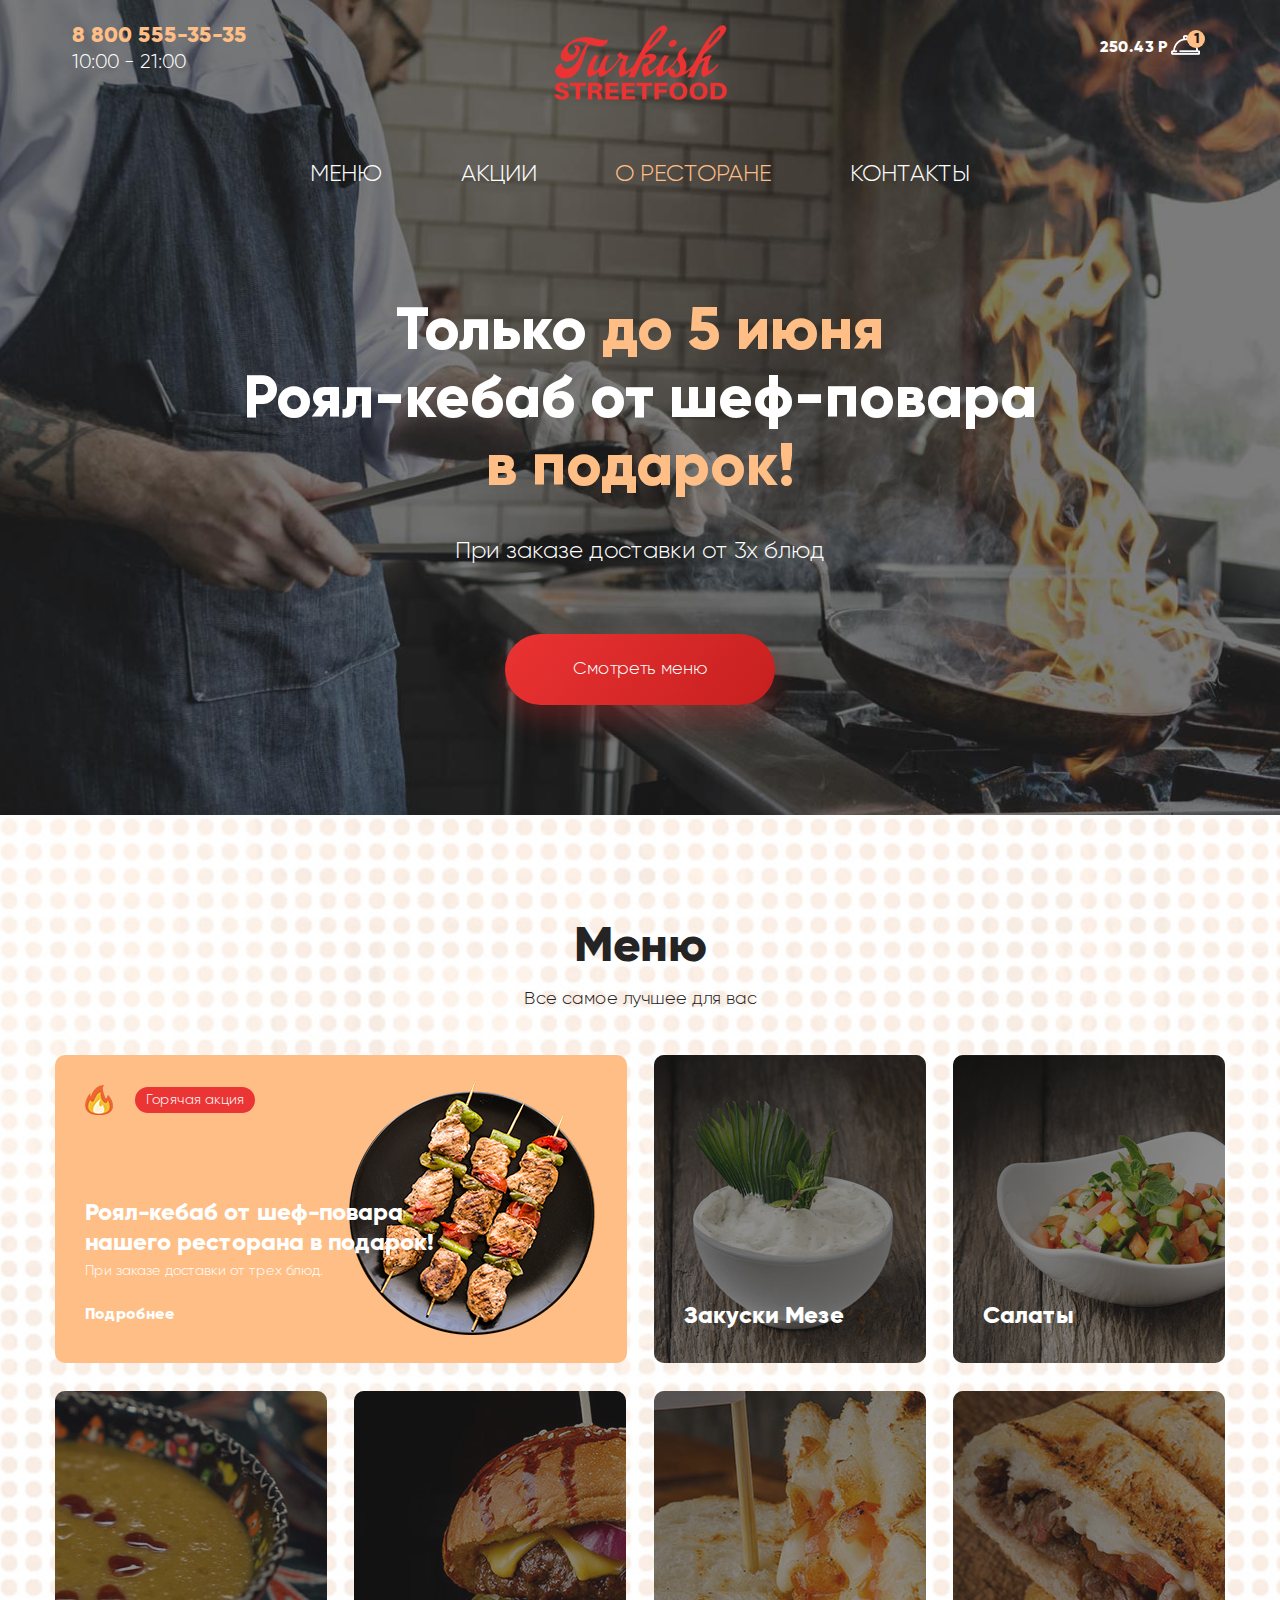
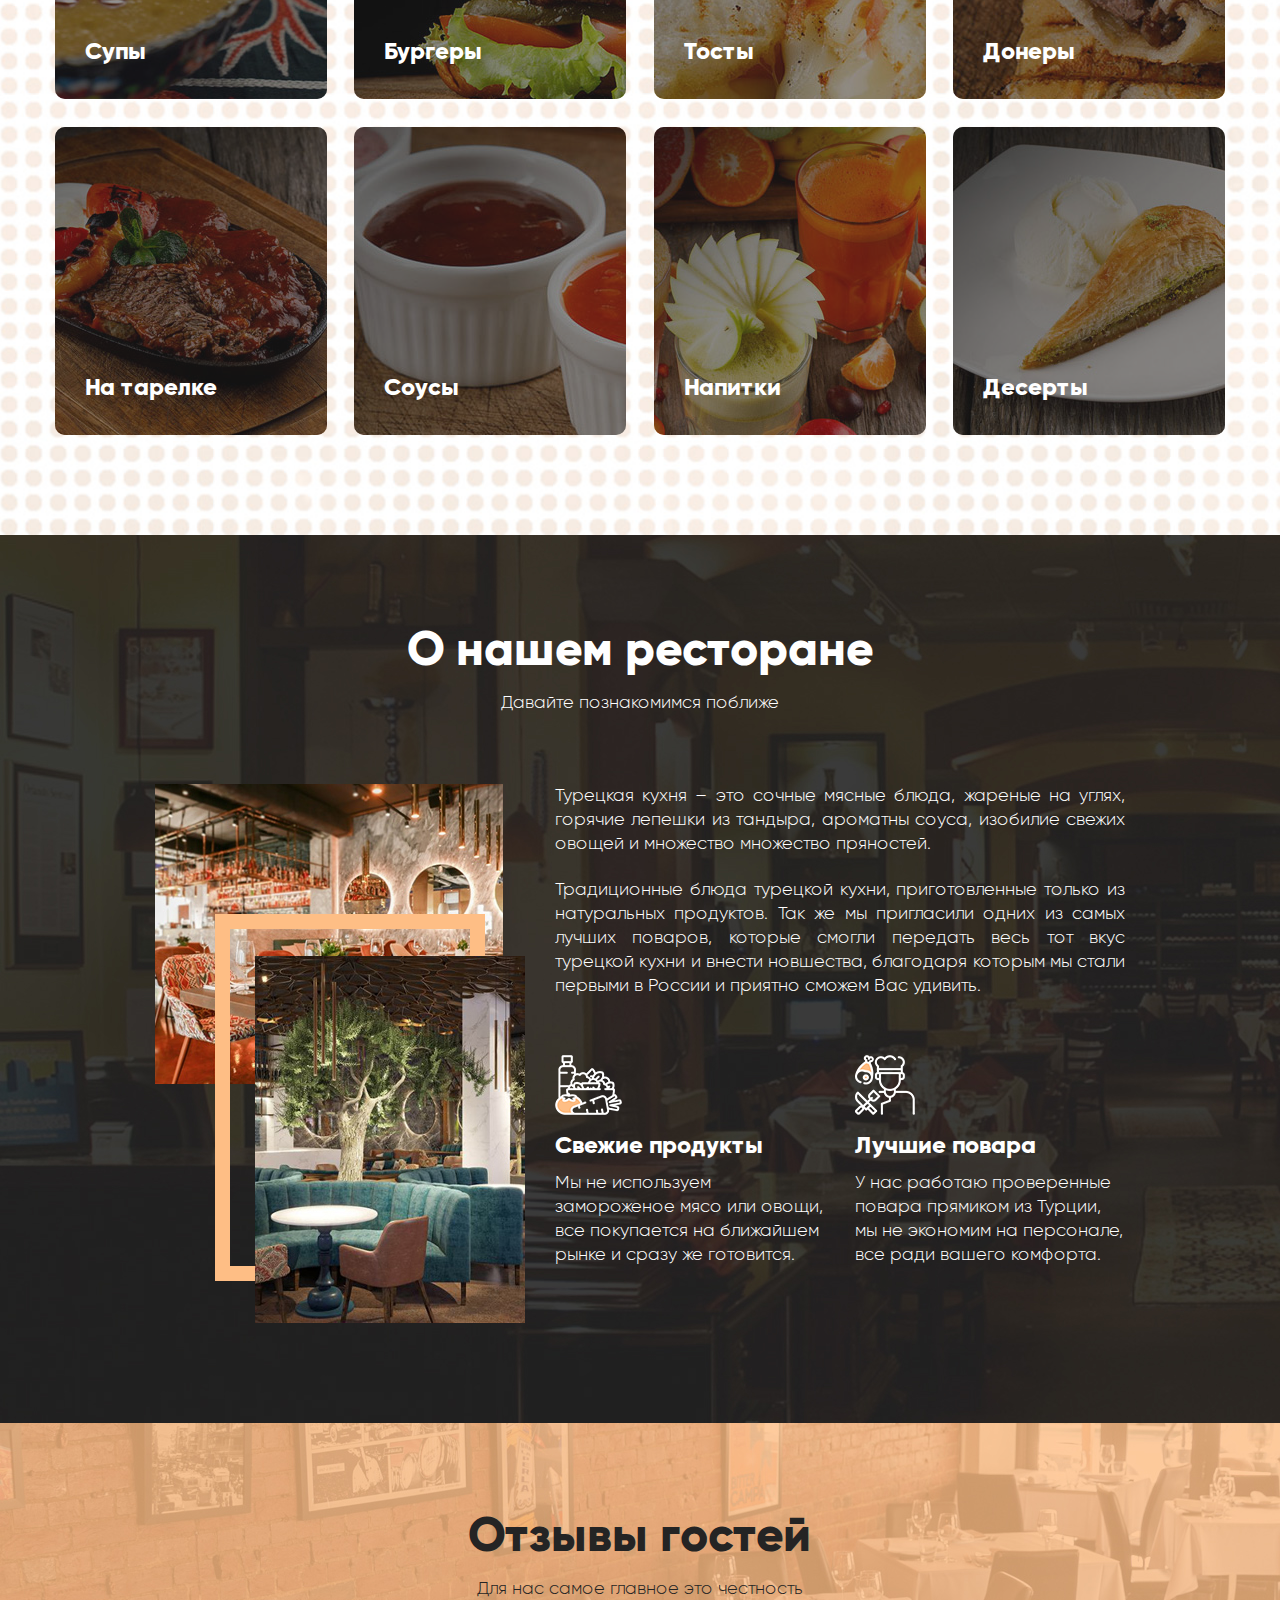
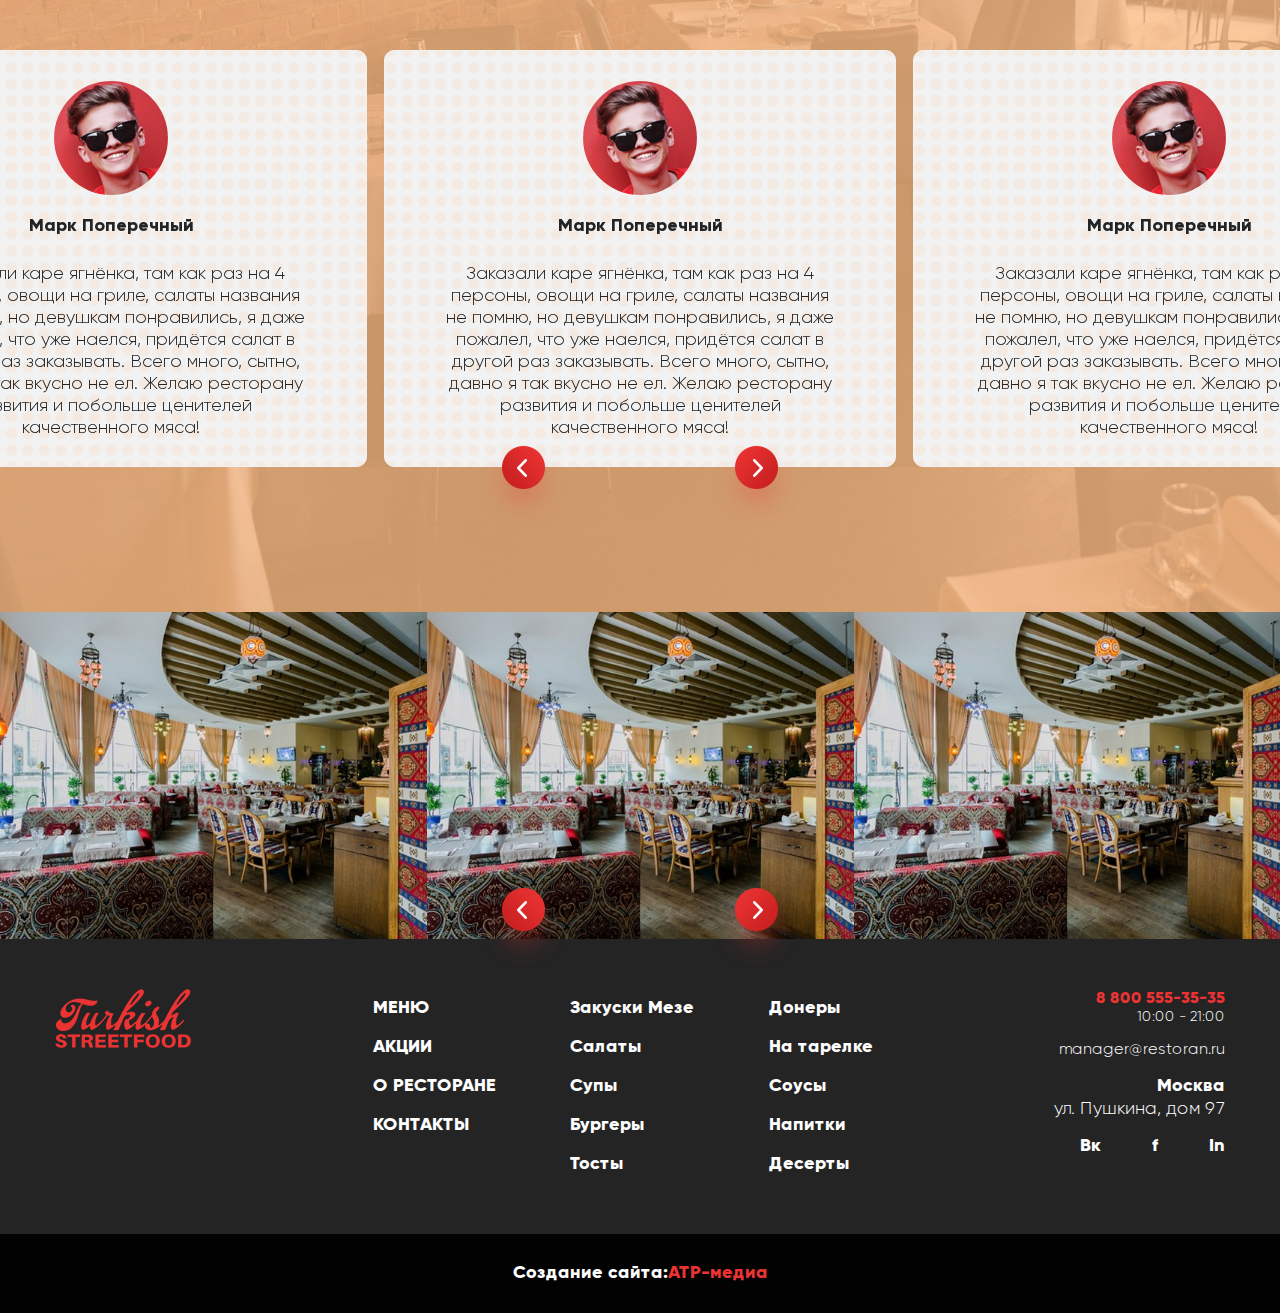
<file: index.html>
<!DOCTYPE html>
<html lang="ru">
<head>
	<meta charset="UTF-8">
	<meta name="viewport" content="width=device-width,initial-scale=1">
  <link rel="stylesheet" href="css/style.css">
  <link rel="stylesheet" href="css/slick.css"/>
  <link rel="stylesheet" href="css/slick-theme.css"/>
	<title>	</title>
</head>
<body>
	<header id="scroll-top"  class="page-header">
		<div class="page-header__wrapper">
			<div class="page-header__contact">
				<a href="tel:8 800 555-35-35" class="page-header__contact-link">
					8 800 555-35-35	
				</a>
				<p class="page-header__contact-text">10:00 - 21:00</p>
			</div>
			<a href="" class="logo">
				<img src="image/logo.png" width="173" height="75" alt="Логотип" class="logo__img">
			</a>
			<div class="page-header__basket">
				<a href="basket.html" class="page-header__basket-link">
					<p class="page-header__basket-text">250.43 Р</p>
					<div class="page-header__basket-picture">
						<img src="image/icon-basket.png" width="29" height="20" alt="Корзина">
						<span class="page-header__basket-number">
							1
						</span>
					</div>
				</a>
			</div>
			<menu class="main-menu">
				<a class="header-menu-mob__link header-menu-mob__item--humburger">
	        <img src="image/icon-hamburger.png" width="30" height="20" alt="Гамбургер" class="header-menu-mob__img">
	        <p class="header-menu-mob__text">
	        	Меню
	        </p>
	      </a>
				<ul class="main-menu__list">
					<li class="main-menu__item">
						<a href="viand.html" class="main-menu__link">
							Меню
						</a>
					</li>
					<li class="main-menu__item">
						<a href="promo.html" class="main-menu__link">
							Акции
						</a>
					</li>
					<li class="main-menu__item clikblock">
						<a href="#ex1" class="main-menu__link color">
							О ресторане
						</a>
					</li>
					<li class="main-menu__item">
						<a href="contact.html" class="main-menu__link">
							Контакты	
						</a>
					</li>
					<li class="main-menu__item main-menu__item--contact">
						<a href="tel:8 800 555-35-35" class="main-menu__link main-menu__link--color">
							8 800 555-35-35	
						</a>
						<p class="main__contact-text">
							10:00 - 21:00
						</p>
					</li>
				</ul>
			</menu>
		</div>
		<div class="page-header__footer">
			<h1 class="page-header__title">
				Только <span>до 5 июня</span></br>Роял-кебаб от шеф-повара</br><span>в подарок!</span>
			</h1>
			<p class="page-header__text">
				При заказе доставки от 3х блюд
			</p>
			<div class="page-header__ref">
				<a href="viand.html" class="page-header__link">
					Смотреть меню
				</a>
			</div>
		</div>
	</header>
	<main>
		<section id="ex1" class="catalog">
			<div class="catalog__inner">
				<h2 class="catalog__title">
					Меню
				</h2>
				<p class="catalog__text">
					Все самое лучшее для вас
				</p>
					<ul class="catalog__list">
						<li class="catalog__item flashcard flashcard--color">
								<div class="flashcard__descr">
									<span class="flashcard__descr-hot">
										Горячая акция
									</span>
									<h3 class="flashcard__descr-name">
										Роял-кебаб от шеф-повара нашего ресторана в подарок!
									</h3>
									<p class="flashcard__descr-text">
										При заказе доставки от трех блюд.
									</p>
									<a href="action.html" class="flashcard__descr-link">
										Подробнее
									</a>
								</div>
								<img src="image/hot-foto.png" width="246" height="255" alt="" class="flashcard__descr-img">
						</li>
						<a href="" class="flashcard__ref">
							<li class="flashcard flashcard-picture">
									<img src="image/snack.jpg" width="272" height="308" alt="" class="flashcard__img">
									<div class="flashcard__descr">
										<h3 class="flashcard__text">
											Закуски Мезе
										</h3>
									</div>
							</li>
						</a>
						<a href="" class="flashcard__ref">
							<li class="flashcard flashcard-picture">
									<img src="image/salad.jpg" width="272" height="308" alt="" class="flashcard__img">
									<h3 class="flashcard__text">
										Салаты
									</h3>
							</li>
						</a>
						<a href="" class="flashcard__ref">
							<li class="flashcard flashcard-picture">
									<img src="image/soup.jpg" width="272" height="308" alt="" class="flashcard__img">
									<h3 class="flashcard__text">
										Супы	
									</h3>
							</li>
						</a>
						<a href="" class="flashcard__ref">
							<li class="flashcard flashcard-picture">
									<img src="image/burger.jpg" width="272" height="308" alt="" class="flashcard__img">
									<h3 class="flashcard__text">
										Бургеры	
									</h3>
							</li>
						</a>
						<a href="" class="flashcard__ref">
							<li class="flashcard flashcard-picture">
									<img src="image/toasts.jpg" width="272" height="308" alt="" class="flashcard__img">
									<h3 class="flashcard__text">
										Тосты	
									</h3>
							</li>
						</a>
						<a href="" class="flashcard__ref">
							<li class="flashcard flashcard-picture">
								<img src="image/doner.jpg" width="272" height="308" alt="" class="flashcard__img">
								<h3 class="flashcard__text">
									Донеры	
								</h3>
							</li>
						</a>
						<a href="" class="flashcard__ref">
							<li class="flashcard flashcard-picture">
								<img src="image/plate.jpg" width="272" height="308" alt="" class="flashcard__img">
								<h3 class="flashcard__text">
									На тарелке	
								</h3>
							</li>
						</a>
						<a href="" class="flashcard__ref">
							<li class="flashcard flashcard-picture">
									<img src="image/sauces.jpg" width="272" height="308" alt="" class="flashcard__img">
									<h3 class="flashcard__text">
										Соусы	
									</h3>
							</li>
						</a>
						<a href="" class="flashcard__ref">
							<li class="flashcard flashcard-picture">
								<img src="image/drinks.jpg" width="272" height="308" alt="" class="flashcard__img">
								<h3 class="flashcard__text">
									Напитки	
								</h3>
							</li>
						</a>
						<a href="" class="flashcard__ref">
							<li class="flashcard flashcard-picture">
								<img src="image/desserts.jpg" width="272" height="308" alt="" class="flashcard__img">
								<h3 class="flashcard__text">
									Десерты	
								</h3>
							</li>
						</a>
					</ul>
			</div>
		</section>
		<section id="ex2"  class="about-us stopblock">
			<div class="about-us__wrraper">
				<h2 class="about-us__title">
					<a href="promo.html" class="about-us__title-link">О нашем ресторане
				</a>
				</h2>
				<p class="about-us__text">
					Давайте познакомимся поближе
				</p>
				<div class="about-us__inner">
					<div class="about-us__picture">
						<img src="image/about-header.jpg" width="348" height="300" alt="" class="about-us__picture-image">
						<span class="about-us__strock"></span>
						<img src="image/about-footer.jpg" width="270" height="367" alt="" class="about-us__picture-img">
					</div>
					<div class="about-us__descr">
						<p class="about-us__descr-text">
							Турецкая кухня – это сочные мясные блюда, жареные на углях, горячие лепешки из тандыра, ароматны соуса, изобилие свежих овощей и множество множество пряностей. 
						</p>
						<p class="about-us__descr-text">
							Традиционные блюда турецкой кухни, приготовленные только из натуральных продуктов. Так же мы пригласили одних из самых лучших поваров, которые смогли передать весь тот вкус турецкой кухни и внести новшества, благодаря которым мы стали первыми в России и приятно сможем Вас удивить.
						</p>
						<ul class="about-us__info">
							<li class="about-us__info-item">
								<img src="image/icon-food.png" width="67" height="60" alt="Продукты" class="about-us__info-image">
								<h3 class="about-us__info-title">
									Свежие продукты	
								</h3>
								<p class="about-us__info-text">
									Мы не используем замороженое мясо или овощи, все покупается на ближайшем рынке и сразу же готовится.	
								</p>
							</li>
							<li class="about-us__info-item">
								<img src="image/icon-chef.png" width="60" height="60" alt="Повара" class="about-us__info-image">
								<h3 class="about-us__info-title">
									Лучшие повара	
								</h3>
								<p class="about-us__info-text">
									У нас работаю проверенные повара прямиком из Турции, мы не экономим на персонале, все ради вашего комфорта.
								</p>
							</li>
						</ul>
					</div>
				</div>
			</div>
		</section>
		<section class="feedback">
			<h2 class="feedback__title">
				Отзывы гостей
			</h2>
			<p class="feedback__text">
				Для нас самое главное это честность
			</p>
			<div class="feedback__slider">
				<blockquote class="feedback__item">
					<div class="feedback__wrraper">
						<div class="feedback__picture">
							<img src="image/icon-feedback1.png" width="114" height="114" alt="Фото" class="feedback__img">
						</div>
						<div class="feedback__inner">
							<b class="feedback__name">
								Марк Поперечный
							</b>
							<p class="feedback__topic">
								Заказали каре ягнёнка, там как раз на 4 персоны, овощи на гриле, салаты названия не помню, но девушкам понравились, я даже пожалел, что уже наелся, придётся салат в другой раз заказывать. Всего много, сытно, давно я так вкусно не ел. Желаю ресторану развития и побольше ценителей качественного мяса!	
							</p>
						</div>
					</div>
				</blockquote>
				<blockquote class="feedback__item">
					<div class="feedback__wrraper">
						<div class="feedback__picture">
							<img src="image/icon-feedback1.png" width="114" height="114" alt="Фото" class="feedback__img">
						</div>
						<div class="feedback__inner">
							<b class="feedback__name">
								Марк Поперечный
							</b>
							<p class="feedback__topic">
								Заказали каре ягнёнка, там как раз на 4 персоны, овощи на гриле, салаты названия не помню, но девушкам понравились, я даже пожалел, что уже наелся, придётся салат в другой раз заказывать. Всего много, сытно, давно я так вкусно не ел. Желаю ресторану развития и побольше ценителей качественного мяса!	
							</p>
						</div>
					</div>
				</blockquote>
				<blockquote class="feedback__item">
					<div class="feedback__wrraper">
						<div class="feedback__picture">
							<img src="image/icon-feedback1.png" width="114" height="114" alt="Фото" class="feedback__img">
						</div>
						<div class="feedback__inner">
							<b class="feedback__name">
								Марк Поперечный
							</b>
							<p class="feedback__topic">
								Заказали каре ягнёнка, там как раз на 4 персоны, овощи на гриле, салаты названия не помню, но девушкам понравились, я даже пожалел, что уже наелся, придётся салат в другой раз заказывать. Всего много, сытно, давно я так вкусно не ел. Желаю ресторану развития и побольше ценителей качественного мяса!	
							</p>
						</div>
					</div>
				</blockquote>
				<blockquote class="feedback__item">
					<div class="feedback__wrraper">
						<div class="feedback__picture">
							<img src="image/icon-feedback1.png" width="114" height="114" alt="Фото" class="feedback__img">
						</div>
						<div class="feedback__inner">
							<b class="feedback__name">
								Марк Поперечный
							</b>
							<p class="feedback__topic">
								Заказали каре ягнёнка, там как раз на 4 персоны, овощи на гриле, салаты названия не помню, но девушкам понравились, я даже пожалел, что уже наелся, придётся салат в другой раз заказывать. Всего много, сытно, давно я так вкусно не ел. Желаю ресторану развития и побольше ценителей качественного мяса!	
							</p>
						</div>
					</div>
				</blockquote>
				<blockquote class="feedback__item">
					<div class="feedback__wrraper">
						<div class="feedback__picture">
							<img src="image/icon-feedback1.png" width="114" height="114" alt="Фото" class="feedback__img">
						</div>
						<div class="feedback__inner">
							<b class="feedback__name">
								Марк Поперечный
							</b>
							<p class="feedback__topic">
								Заказали каре ягнёнка, там как раз на 4 персоны, овощи на гриле, салаты названия не помню, но девушкам понравились, я даже пожалел, что уже наелся, придётся салат в другой раз заказывать. Всего много, сытно, давно я так вкусно не ел. Желаю ресторану развития и побольше ценителей качественного мяса!	
							</p>
						</div>
					</div>
				</blockquote>
				<blockquote class="feedback__item">
					<div class="feedback__wrraper">
						<div class="feedback__picture">
							<img src="image/icon-feedback1.png" width="114" height="114" alt="Фото" class="feedback__img">
						</div>
						<div class="feedback__inner">
							<b class="feedback__name">
								Марк Поперечный
							</b>
							<p class="feedback__topic">
								Заказали каре ягнёнка, там как раз на 4 персоны, овощи на гриле, салаты названия не помню, но девушкам понравились, я даже пожалел, что уже наелся, придётся салат в другой раз заказывать. Всего много, сытно, давно я так вкусно не ел. Желаю ресторану развития и побольше ценителей качественного мяса!	
							</p>
						</div>
					</div>
				</blockquote>
			</div>
		</section>
		<section class="banner">
			<div class="banner__wrapper">
				<div class="banner__list">
					<div class="banner__item">
						<img src="image/banner-foto1.jpg" width="570" height="436" alt="Фото" class="banner__img">
					</div>
					<div class="banner__item">
						<img src="image/banner-foto1.jpg" width="570" height="436" alt="Фото" class="banner__img">
					</div>
					<div class="banner__item">
						<img src="image/banner-foto1.jpg" width="570" height="436" alt="Фото" class="banner__img">
					</div>
					<div class="banner__item">
						<img src="image/banner-foto1.jpg" width="570" height="436" alt="Фото" class="banner__img">
					</div>
				</div>
			</div>
		</section>
	</main>
	<footer class="page-footer">
		<div class="page-footer__wrapper">
			<a class="page-footer__logo">
				<img src="image/footer-logo.png" width="136" height="59" alt="Логотип" class="page-footer__logo-image">
			</a>
			<div class="page-footer__inner">
				<ul class="page-footer__menu">
					<li class="page-footer__menu-item">
						<a href="" class="page-footer__menu-link">
							Меню	
						</a>
					</li>
					<li class="page-footer__menu-item">
						<a href="promo.html" class="page-footer__menu-link">
							Акции
						</a>
					</li>
					<li class="page-footer__menu-item">
						<a href="" class="page-footer__menu-link">
							О ресторане	
						</a>
					</li>
					<li class="page-footer__menu-item">
						<a href="" class="page-footer__menu-link">
							Контакты	
						</a>
					</li>
				</ul>
				<ul class="page-footer__info">
					<li class="page-footer__info-item">
						<a href="" class="page-footer__info-link">
							<p>Закуски Мезе</p>
						</a>
					</li>
					<li class="page-footer__info-item">
						<a href="" class="page-footer__info-link">
							<p>Салаты</p>
						</a>
					</li>
					<li class="page-footer__info-item">
						<a href="" class="page-footer__info-link">
							<p>Супы</p>
						</a>
					</li>
					<li class="page-footer__info-item">
						<a href="" class="page-footer__info-link">
							<p>Бургеры</p>
						</a>	
					</li>
					<li class="page-footer__info-item">
						<a href="" class="page-footer__info-link">
							<p>Тосты</p>
						</a>
					</li>
				</ul>
				<ul class="page-footer__info">
					<li class="page-footer__info-item">
						<a href="" class="page-footer__info-link">
							<p>Донеры</p>
						</a>
					</li>
					<li class="page-footer__info-item">
						<a href="" class="page-footer__info-link">
							<p>На тарелке</p>
						</a>	
					</li>
					<li class="page-footer__info-item">
						<a href="" class="page-footer__info-link">
							<p>Соусы</p>
						</a>	
					</li>
					<li class="page-footer__info-item">
						<a href="" class="page-footer__info-link">
							<p>Напитки</p>
						</a>	
					</li>
					<li class="page-footer__info-item">
						<a href="" class="page-footer__info-link">
							<p>Десерты</p>
						</a>	
					</li>
				</ul>
			</div>
			<div class="page-footer__adress">
				<ul class="page-footer__adress-list">
					<li class="page-footer__adress-item">
						<a href="tel:8 800 555-35-35" class="page-footer__adress-link">
							8 800 555-35-35
						</a>
						<span>10:00 - 21:00</span>
					</li>
					<li class="page-footer__adress-item">
						<a href="" class="page-footer__adress-link page-footer__adress-link--main">
							manager@restoran.ru
						</a>
					</li>
					<li class="page-footer__adress-item">
						<p class="page-footer__adress-text">
							<span>Москва</span> ул. Пушкина, дом 97
						</p>
					</li>
				</ul>
				<ul class="page-footer__social">
					<li class="page-footer__social-item">
						<a href="" class="page-footer__social-link">
							Вк	
						</a>
					</li>
					<li class="page-footer__social-item">
						<a href="" class="page-footer__social-link">
							f	
						</a>
					</li>
					<li class="page-footer__social-item">
						<a href="" class="page-footer__social-link">
							In	
						</a>
					</li>
				</ul>
			</div>
		</div>
		<div class="page-footer__copyright">
			<p class="page-footer__copyright-text">
				Создание сайта:<span>АТР-медиа</span>
			</p>
		</div>
	</footer>
	<script  src="jquery/jquery-3.0.0.min.js"></script>
  <script src="js/slick.min.js"></script>
  <script src="js/main.js"></script>
</body>
</html>
</file>
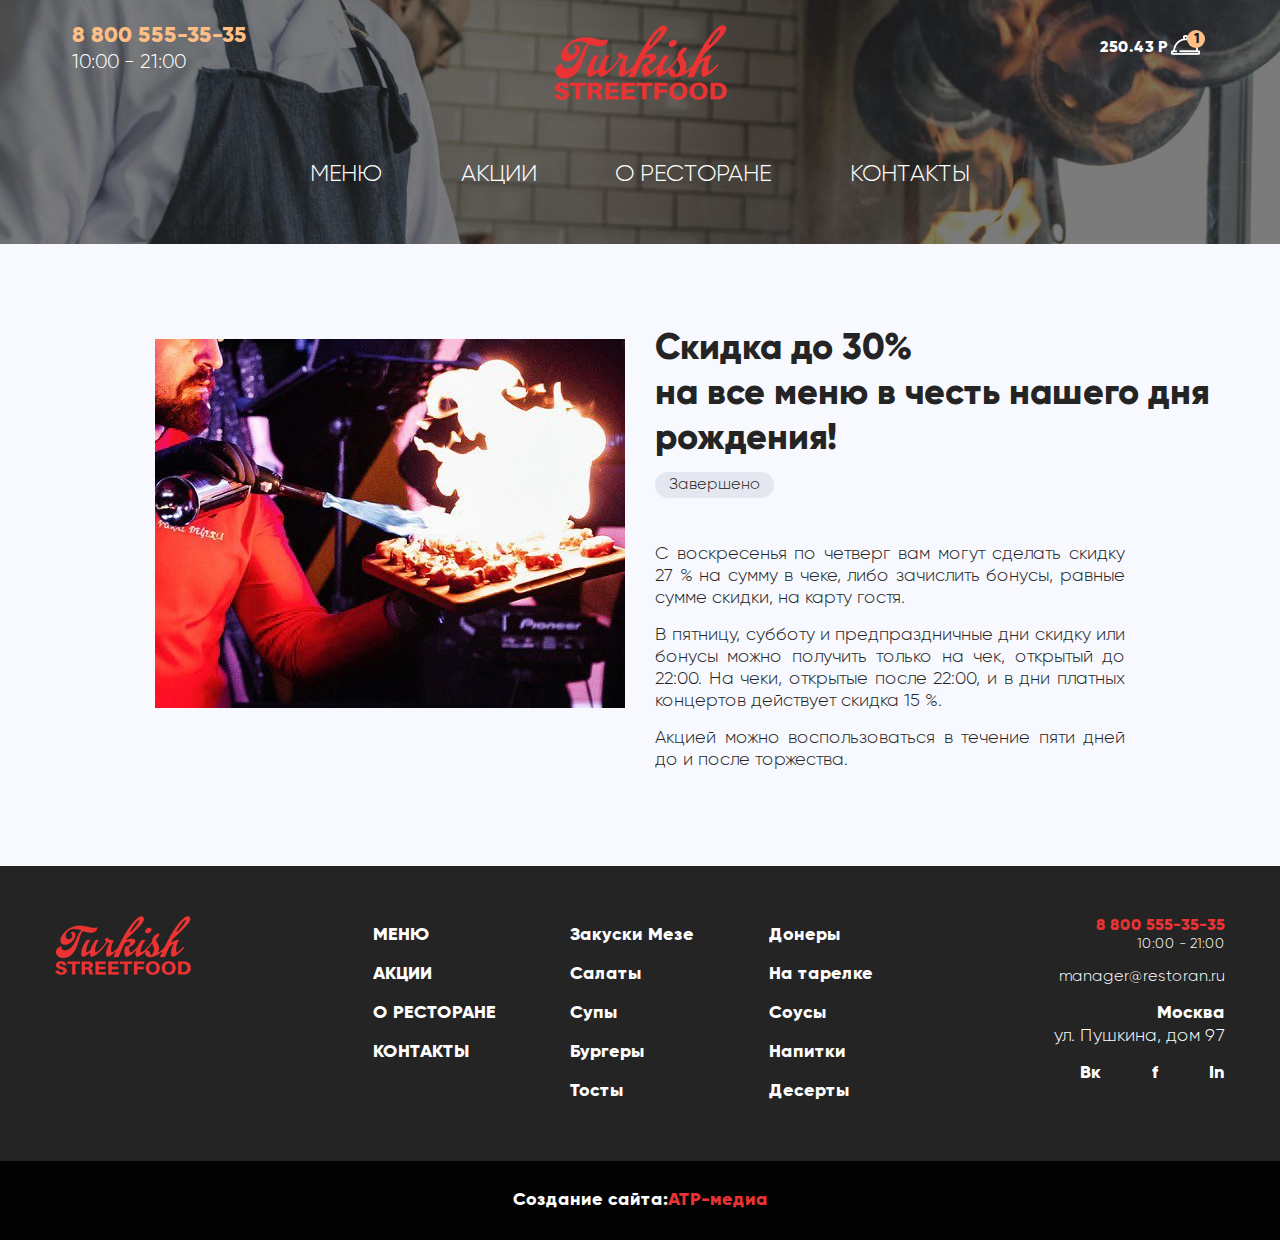
<file: action.html>
<!DOCTYPE html>
<html lang="en">
<head>
	<meta charset="UTF-8">
	<meta name="viewport" content="width=device-width,initial-scale=1">
  <link rel="stylesheet" href="css/style.css">
	<title>	</title>
</head>
<body>
	<header class="page-header">
		<div class="page-header__wrapper">
			<div class="page-header__contact">
				<a href="tel:8 800 555-35-35" class="page-header__contact-link">
					8 800 555-35-35	
				</a>
				<p class="page-header__contact-text">10:00 - 21:00</p>
			</div>
			<a href="index.html" class="logo">
				<img src="image/logo.png" width="173" height="75" alt="Логотип" class="logo__img">
			</a>
			<div class="page-header__basket">
				<a href="basket.html" class="page-header__basket-link">
					<p class="page-header__basket-text">250.43 Р</p>
					<div class="page-header__basket-picture">
						<img src="image/icon-basket.png" width="29" height="20" alt="Корзина">
						<span class="page-header__basket-number">
							1
						</span>
					</div>
				</a>
			</div>
			<menu class="main-menu">
				<a class="header-menu-mob__link header-menu-mob__item--humburger">
	        <img src="image/icon-hamburger.png" width="30" height="20" alt="Гамбургер" class="header-menu-mob__img">
	        <p class="header-menu-mob__text">
	        	Меню
	        </p>
	      </a>
				<ul class="main-menu__list">
					<li class="main-menu__item">
						<a href="catalog.html" class="main-menu__link">
							Меню
						</a>
					</li>
					<li class="main-menu__item">
						<a href="promo.html" class="main-menu__link">
							Акции
						</a>
					</li>
					<li class="main-menu__item">
						<a href="index.html" class="main-menu__link">
							О ресторане
						</a>
					</li>
					<li class="main-menu__item">
						<a href="contact.html" class="main-menu__link">
							Контакты	
						</a>
					</li>
					<li class="main-menu__item main-menu__item--contact">
						<a href="tel:8 800 555-35-35" class="main-menu__link main-menu__link--color">
							8 800 555-35-35	
						</a>
						<p class="main__contact-text">
							10:00 - 21:00
						</p>
					</li>
				</ul>
			</menu>
		</div>
	</header>
	<main class="page-main">
		<section class="action">
			<div class="action__wrapper">
				<ul class="action__list">
					<li class="action__item action__item--picture">
						<img src="image/action-foto1.jpg" width="470" height="369" alt="" class="action__img">
					</li>
					<li class="action__item action__item--box">
						<h3 class="action__title">
							Скидка до 30%</br>на все меню в честь нашего дня рождения!
						</h3>
						<p class="action__data">
							Завершено
						</p>
						<div class="action__descr">
							<p>
								С воскресенья по четверг вам могут сделать скидку 27 % на сумму в чеке, либо зачислить бонусы, равные сумме скидки, на карту гостя. 
							</p>
							<p>
								В пятницу, субботу и предпраздничные дни скидку или бонусы можно получить только на чек, открытый до 22:00. На чеки, открытые после 22:00, и в дни платных концертов действует скидка 15 %. 
							</p>
							<p>
								Акцией можно воспользоваться в течение пяти дней до и после торжества.
							</p>
						</div>
					</li>
				</ul>
			</div>
		</section>
	</main>
	<footer class="page-footer">
		<div class="page-footer__wrapper">
			<a class="page-footer__logo">
				<img src="image/footer-logo.png" width="136" height="59" alt="Логотип" class="page-footer__logo-image">
			</a>
			<div class="page-footer__inner">
				<ul class="page-footer__menu">
					<li class="page-footer__menu-item">
						<a href="" class="page-footer__menu-link">
							Меню	
						</a>
					</li>
					<li class="page-footer__menu-item">
						<a href="" class="page-footer__menu-link">
							Акции
						</a>
					</li>
					<li class="page-footer__menu-item">
						<a href="" class="page-footer__menu-link">
							О ресторане	
						</a>
					</li>
					<li class="page-footer__menu-item">
						<a href="" class="page-footer__menu-link">
							Контакты	
						</a>
					</li>
				</ul>
				<ul class="page-footer__info">
					<li class="page-footer__info-item">
						<a href="" class="page-footer__info-link">
							<p>Закуски Мезе</p>
						</a>
					</li>
					<li class="page-footer__info-item">
						<a href="" class="page-footer__info-link">
							<p>Салаты</p>
						</a>
					</li>
					<li class="page-footer__info-item">
						<a href="" class="page-footer__info-link">
							<p>Супы</p>
						</a>
					</li>
					<li class="page-footer__info-item">
						<a href="" class="page-footer__info-link">
							<p>Бургеры</p>
						</a>	
					</li>
					<li class="page-footer__info-item">
						<a href="" class="page-footer__info-link">
							<p>Тосты</p>
						</a>
					</li>
				</ul>
				<ul class="page-footer__info">
					<li class="page-footer__info-item">
						<a href="" class="page-footer__info-link">
							<p>Донеры</p>
						</a>
					</li>
					<li class="page-footer__info-item">
						<a href="" class="page-footer__info-link">
							<p>На тарелке</p>
						</a>	
					</li>
					<li class="page-footer__info-item">
						<a href="" class="page-footer__info-link">
							<p>Соусы</p>
						</a>	
					</li>
					<li class="page-footer__info-item">
						<a href="" class="page-footer__info-link">
							<p>Напитки</p>
						</a>	
					</li>
					<li class="page-footer__info-item">
						<a href="" class="page-footer__info-link">
							<p>Десерты</p>
						</a>	
					</li>
				</ul>
			</div>
			<div class="page-footer__adress">
				<ul class="page-footer__adress-list">
					<li class="page-footer__adress-item">
						<a href="tel:8 800 555-35-35" class="page-footer__adress-link">
							8 800 555-35-35
						</a>
						<span>10:00 - 21:00</span>
					</li>
					<li class="page-footer__adress-item">
						<a href="" class="page-footer__adress-link page-footer__adress-link--main">
							manager@restoran.ru
						</a>
					</li>
					<li class="page-footer__adress-item">
						<p class="page-footer__adress-text">
							<span>Москва</span> ул. Пушкина, дом 97
						</p>
					</li>
				</ul>
				<ul class="page-footer__social">
					<li class="page-footer__social-item">
						<a href="" class="page-footer__social-link">
							Вк	
						</a>
					</li>
					<li class="page-footer__social-item">
						<a href="" class="page-footer__social-link">
							f	
						</a>
					</li>
					<li class="page-footer__social-item">
						<a href="" class="page-footer__social-link">
							In	
						</a>
					</li>
				</ul>
			</div>
		</div>
		<div class="page-footer__copyright">
			<p class="page-footer__copyright-text">
				Создание сайта:<span>АТР-медиа</span>
			</p>
		</div>
	</footer>
	<script  src="jquery/jquery-3.0.0.min.js"></script>
  <script src="js/slick.min.js"></script>
  <script src="js/main.js"></script>	
</body>
</html>
</file>
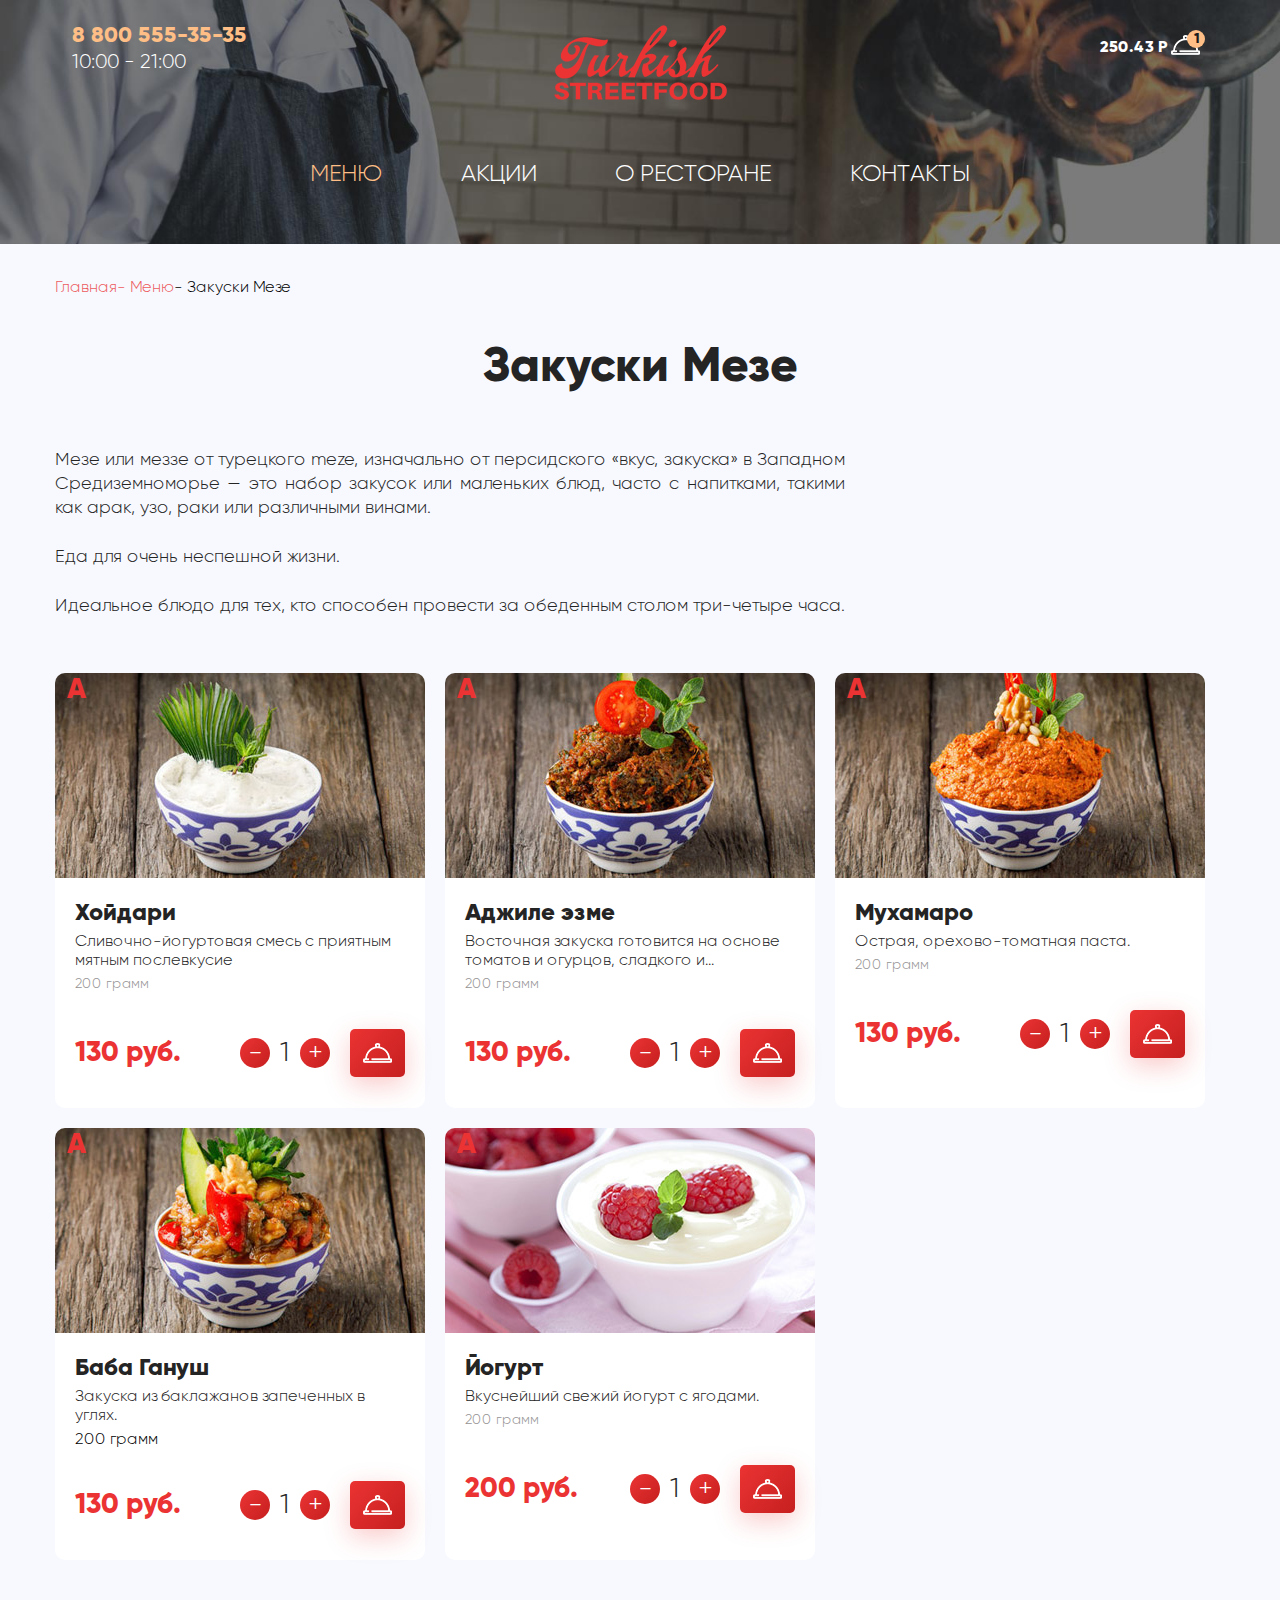
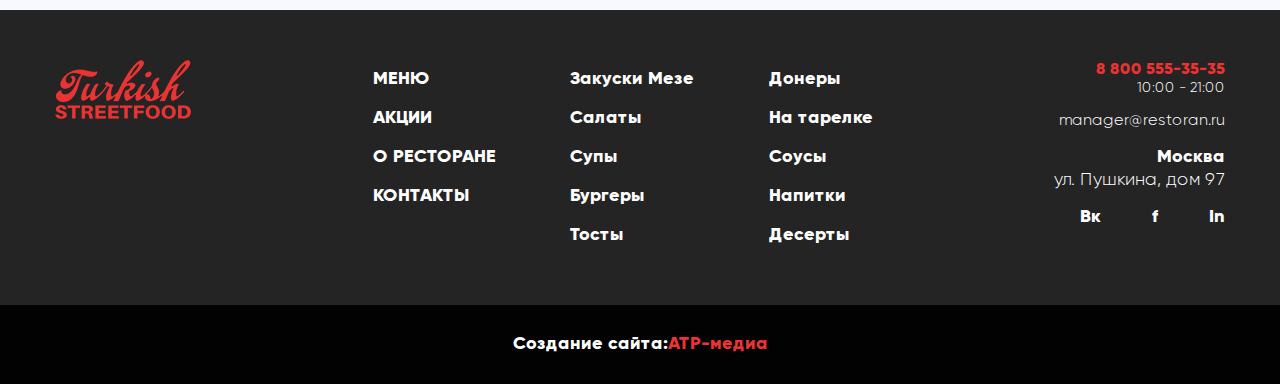
<file: catalog.html>
<!DOCTYPE html>
<html lang="ru">
<head>
	<meta charset="UTF-8">
	<meta name="viewport" content="width=device-width,initial-scale=1">
  <link rel="stylesheet" href="css/style.css">
	<title>	</title>
</head>
<body>
	<header class="page-header">
		<div class="page-header__wrapper">
			<div class="page-header__contact">
				<a href="tel:8 800 555-35-35" class="page-header__contact-link">
					8 800 555-35-35	
				</a>
				<p class="page-header__contact-text">10:00 - 21:00</p>
			</div>
			<a href="index.html" class="logo">
				<img src="image/logo.png" width="173" height="75" alt="Логотип" class="logo__img">
			</a>
			<div class="page-header__basket">
				<a href="basket.html" class="page-header__basket-link">
					<p class="page-header__basket-text">250.43 Р</p>
					<div class="page-header__basket-picture">
						<img src="image/icon-basket.png" width="29" height="20" alt="Корзина">
						<span class="page-header__basket-number">
							1
						</span>
					</div>
				</a>
			</div>
			<menu class="main-menu">
				<a class="header-menu-mob__link header-menu-mob__item--humburger">
	        <img src="image/icon-hamburger.png" width="30" height="20" alt="Гамбургер" class="header-menu-mob__img">
	        <p class="header-menu-mob__text">
	        	Меню
	        </p>
	      </a>
				<ul class="main-menu__list">
					<li class="main-menu__item">
						<a href="" class="main-menu__link color">
							Меню
						</a>
					</li>
					<li class="main-menu__item">
						<a href="promo.html" class="main-menu__link">
							Акции
						</a>
					</li>
					<li class="main-menu__item">
						<a href="index.html" class="main-menu__link">
							О ресторане
						</a>
					</li>
					<li class="main-menu__item">
						<a href="contact.html" class="main-menu__link">
							Контакты	
						</a>
					</li>
					<li class="main-menu__item main-menu__item--contact">
						<a href="tel:8 800 555-35-35" class="main-menu__link main-menu__link--color">
							8 800 555-35-35	
						</a>
						<p class="main__contact-text">
							10:00 - 21:00
						</p>
					</li>
				</ul>
			</menu>
		</div>
	</header>
	<main>
		<div class="container">
			<section class="breadcrumbs">
				<div class="breadcrumbs__inner">
					<ul class="breadcrumbs__list">
						<li class="breadcrumbs__item">
							<a href="index.html" class="breadcrumbs__link">
								Главная
							</a>
						</li>
						<li class="breadcrumbs__item">
							<a href="" class="breadcrumbs__link">
								<span>-</span>
								Меню
							</a>
						</li>
						<li class="breadcrumbs__item breadcrumbs-current">
							<span>-</span>
							Закуски Мезе
						</li>
					</ul>
				</div>
			</section>
			<section class="card">
				<h2 class="card__title">
					Закуски Мезе
				</h2>
				<ul class="card__list">
					<li class="card__item">
						<a href="" class="card__link">
							<img src="image/snack-foto1.jpg" width="370" height="205" alt="" class="card__img">
							<span class="card__action">А</span>
						</a>
						<div class="card__inner">
							<div class="card__descr">
								<h3 class="card__name">
									Хойдари
								</h3>
								<p class="card__descr-text">
									Сливочно-йогуртовая смесь с приятным мятным послевкусие
								</p>
								<span class="card__gramm">
									200 грамм
								</span>
							</div>
							<div class="card__footer">
								<p class="card__price">
									130 руб.
								</p>
								<a  href=""  class="card__button">
									<p class="card__button-number"><span>-</span>1<span>+</span></p>
									<div class="card__pisture">
										<img src="image/icon-basket.png" width="29" height="20" alt="Корзина" class="card__button-img">
									</div>
								</a>
							</div>
							<a href="" class="card__ref">
								Добавить в корзину
							</a>
						</div>
					</li>
					<li class="card__item">
						<a href="" class="card__link">
							<img src="image/snack-foto2.jpg" width="370" height="205" alt="" class="card__img">
							<span class="card__action">А</span>
						</a>
						<div class="card__inner">
							<div class="card__descr">
								<h3 class="card__name">
									Аджиле эзме
								</h3>
								<p class="card__descr-text">
									Восточная закуска готовится на основе томатов и огурцов, сладкого и...
								</p>
								<span class="card__gramm">
									200 грамм
								</span>
							</div>
							<div class="card__footer">
								<p class="card__price">
									130 руб.
								</p>
								<a  href=""  class="card__button">
									<p class="card__button-number"><span>-</span>1<span>+</span></p>
									<div class="card__pisture">
										<img src="image/icon-basket.png" width="29" height="20" alt="Корзина" class="card__button-img">
									</div>
								</a>
							</div>
							<a href="" class="card__ref">
								Добавить в корзину
							</a>
						</div>
					</li>
					<li class="card__item">
						<a href="" class="card__link">
							<img src="image/snack-foto3.jpg" width="370" height="205" alt="" class="card__img">
							<span class="card__action">А</span>
						</a>
						<div class="card__inner">
							<div class="card__descr">
								<h3 class="card__name">
									Мухамаро
								</h3>
								<p class="card__descr-text">
									Острая, орехово-томатная паста.
								</p>
								<span class="card__gramm">
									200 грамм
								</span>
							</div>
							<div class="card__footer">
								<p class="card__price">
									130 руб.
								</p>
								<a  href=""  class="card__button">
									<p class="card__button-number"><span>-</span>1<span>+</span></p>
									<div class="card__pisture">
										<img src="image/icon-basket.png" width="29" height="20" alt="Корзина" class="card__button-img">
									</div>
								</a>
							</div>
							<a href="" class="card__ref">
								Добавить в корзину
							</a>
						</div>
					</li>
					<li class="card__item">
						<a href="" class="card__link">
							<img src="image/snack-foto4.jpg" width="370" height="205" alt="" class="card__img">
							<span class="card__action">А</span>
						</a>
						<div class="card__inner">
							<div class="card__descr">
								<h3 class="card__name">
									Баба Гануш
								</h3>
								<p class="card__descr-text">
									Закуска из баклажанов запеченных в углях.
								</p>
								<span card__gramm>
									200 грамм
								</span>
							</div>
							<div class="card__footer">
								<p class="card__price">
									130 руб.
								</p>
								<a  href=""  class="card__button">
									<p class="card__button-number"><span>-</span>1<span>+</span></p>
									<div class="card__pisture">
										<img src="image/icon-basket.png" width="29" height="20" alt="Корзина" class="card__button-img">
									</div>
								</a>
							</div>
							<a href="" class="card__ref">
								Добавить в корзину
							</a>
						</div>
					</li>
					<li class="card__item">
						<a href="" class="card__link">
							<img src="image/snack-foto5.jpg" width="370" height="205" alt="" class="card__img">
							<span class="card__action">А</span>
						</a>
						<div class="card__inner">
							<div class="card__descr">
								<h3 class="card__name">
									Йогурт
								</h3>
								<p class="card__descr-text">
									Вкуснейший свежий йогурт с ягодами.
								</p>
								<span class="card__gramm">
									200 грамм
								</span>
							</div>
							<div class="card__footer">
								<p class="card__price">
									200 руб.
								</p>
								<a  href=""  class="card__button">
									<p class="card__button-number"><span>-</span>1<span>+</span></p>
									<div class="card__pisture">
										<img src="image/icon-basket.png" width="29" height="20" alt="Корзина" class="card__button-img">
									</div>
								</a>
							</div>
							<a href="" class="card__ref">
								Добавить в корзину
							</a>
						</div>
					</li>
				</ul>
				<div class="card__definition">
					<p class="card__definition-text">
						Мезе или меззе от турецкого meze, изначально от персидского «вкус, закуска» в Западном Средиземноморье — это набор закусок или маленьких блюд, часто с напитками, такими как арак, узо, раки или различными винами. 
					</p>
					<p class="card__definition-text">
						Еда для очень неспешной жизни.
					</p>
					<p class="card__definition-text">
						Идеальное блюдо для тех, кто способен провести за обеденным столом три-четыре часа.
					</p>
				</div>
			</section>
		</div>
	</main>
	<footer class="page-footer">
		<div class="page-footer__wrapper">
			<a class="page-footer__logo">
				<img src="image/footer-logo.png" width="136" height="59" alt="Логотип" class="page-footer__logo-image">
			</a>
			<div class="page-footer__inner">
				<ul class="page-footer__menu">
					<li class="page-footer__menu-item">
						<a href="" class="page-footer__menu-link">
							Меню	
						</a>
					</li>
					<li class="page-footer__menu-item">
						<a href="" class="page-footer__menu-link">
							Акции
						</a>
					</li>
					<li class="page-footer__menu-item">
						<a href="" class="page-footer__menu-link">
							О ресторане	
						</a>
					</li>
					<li class="page-footer__menu-item">
						<a href="" class="page-footer__menu-link">
							Контакты	
						</a>
					</li>
				</ul>
				<ul class="page-footer__info">
					<li class="page-footer__info-item">
						<a href="" class="page-footer__info-link">
							<p>Закуски Мезе</p>
						</a>
					</li>
					<li class="page-footer__info-item">
						<a href="" class="page-footer__info-link">
							<p>Салаты</p>
						</a>
					</li>
					<li class="page-footer__info-item">
						<a href="" class="page-footer__info-link">
							<p>Супы</p>
						</a>
					</li>
					<li class="page-footer__info-item">
						<a href="" class="page-footer__info-link">
							<p>Бургеры</p>
						</a>	
					</li>
					<li class="page-footer__info-item">
						<a href="" class="page-footer__info-link">
							<p>Тосты</p>
						</a>
					</li>
				</ul>
				<ul class="page-footer__info">
					<li class="page-footer__info-item">
						<a href="" class="page-footer__info-link">
							<p>Донеры</p>
						</a>
					</li>
					<li class="page-footer__info-item">
						<a href="" class="page-footer__info-link">
							<p>На тарелке</p>
						</a>	
					</li>
					<li class="page-footer__info-item">
						<a href="" class="page-footer__info-link">
							<p>Соусы</p>
						</a>	
					</li>
					<li class="page-footer__info-item">
						<a href="" class="page-footer__info-link">
							<p>Напитки</p>
						</a>	
					</li>
					<li class="page-footer__info-item">
						<a href="" class="page-footer__info-link">
							<p>Десерты</p>
						</a>	
					</li>
				</ul>
			</div>
			<div class="page-footer__adress">
				<ul class="page-footer__adress-list">
					<li class="page-footer__adress-item">
						<a href="tel:8 800 555-35-35" class="page-footer__adress-link">
							8 800 555-35-35
						</a>
						<span>10:00 - 21:00</span>
					</li>
					<li class="page-footer__adress-item">
						<a href="" class="page-footer__adress-link page-footer__adress-link--main">
							manager@restoran.ru
						</a>
					</li>
					<li class="page-footer__adress-item">
						<p class="page-footer__adress-text">
							<span>Москва</span> ул. Пушкина, дом 97
						</p>
					</li>
				</ul>
				<ul class="page-footer__social">
					<li class="page-footer__social-item">
						<a href="" class="page-footer__social-link">
							Вк	
						</a>
					</li>
					<li class="page-footer__social-item">
						<a href="" class="page-footer__social-link">
							f	
						</a>
					</li>
					<li class="page-footer__social-item">
						<a href="" class="page-footer__social-link">
							In	
						</a>
					</li>
				</ul>
			</div>
		</div>
		<div class="page-footer__copyright">
			<p class="page-footer__copyright-text">
				Создание сайта:<span>АТР-медиа</span>
			</p>
		</div>
	</footer>
	<script  src="jquery/jquery-3.0.0.min.js"></script>
  <script src="js/slick.min.js"></script>
  <script src="js/main.js"></script>
</body>
</html>
</file>
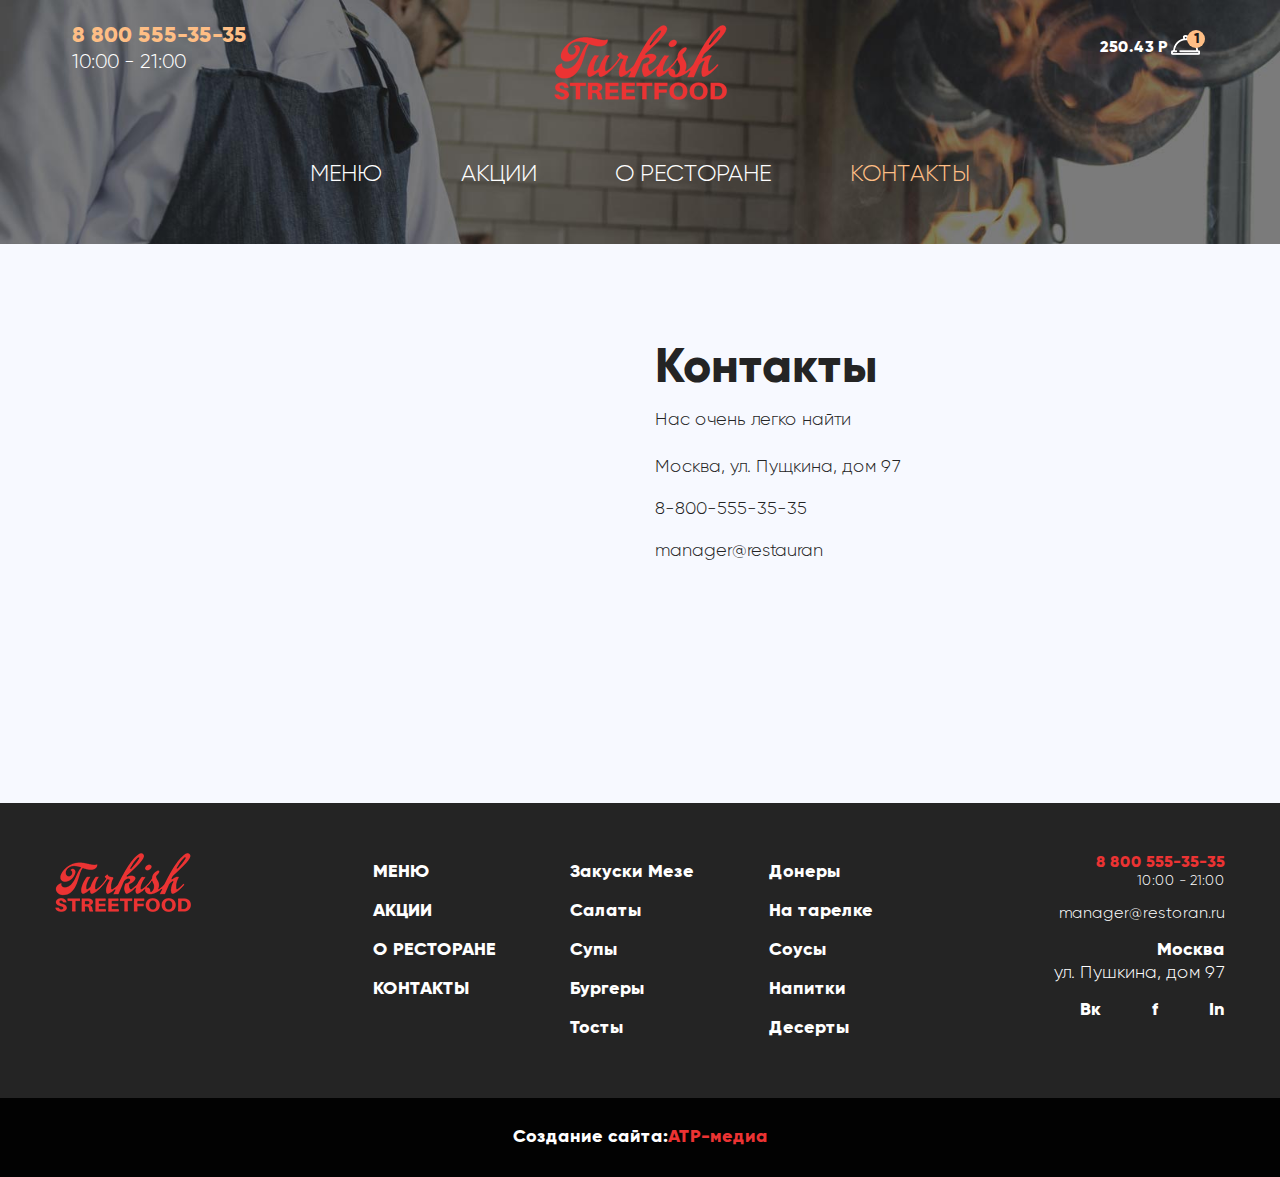
<file: contact.html>
<!DOCTYPE html>
<html lang="ru">
<head>
	<meta charset="UTF-8">
	<meta name="viewport" content="width=device-width,initial-scale=1">
  <link rel="stylesheet" href="css/style.css">
	<title>	</title>
</head>
<body>
	<header class="page-header">
		<div class="page-header__wrapper">
			<div class="page-header__contact">
				<a href="tel:8 800 555-35-35" class="page-header__contact-link">
					8 800 555-35-35	
				</a>
				<p class="page-header__contact-text">10:00 - 21:00</p>
			</div>
			<a href="index.html" class="logo">
				<img src="image/logo.png" width="173" height="75" alt="Логотип" class="logo__img">
			</a>
			<div class="page-header__basket">
				<a href="basket.html" class="page-header__basket-link">
					<p class="page-header__basket-text">250.43 Р</p>
					<div class="page-header__basket-picture">
						<img src="image/icon-basket.png" width="29" height="20" alt="Корзина">
						<span class="page-header__basket-number">
							1
						</span>
					</div>
				</a>
			</div>
			<menu class="main-menu">
				<a class="header-menu-mob__link header-menu-mob__item--humburger">
	        <img src="image/icon-hamburger.png" width="30" height="20" alt="Гамбургер" class="header-menu-mob__img">
	        <p class="header-menu-mob__text">
	        	Меню
	        </p>
	      </a>
				<ul class="main-menu__list">
					<li class="main-menu__item">
						<a href="catalog.html" class="main-menu__link">
							Меню
						</a>
					</li>
					<li class="main-menu__item">
						<a href="promo.html" class="main-menu__link">
							Акции
						</a>
					</li>
					<li class="main-menu__item">
						<a href="index.html" class="main-menu__link">
							О ресторане
						</a>
					</li>
					<li class="main-menu__item">
						<a href="" class="main-menu__link color">
							Контакты	
						</a>
					</li>
					<li class="main-menu__item main-menu__item--contact">
						<a href="tel:8 800 555-35-35" class="main-menu__link main-menu__link--color">
							8 800 555-35-35	
						</a>
						<p class="main__contact-text">
							10:00 - 21:00
						</p>
					</li>
				</ul>
			</menu>
		</div>
	</header>
	<section class="contact">
		<div class="contact__wrapper">
			<ul class="contact__list">
				<li class="contact__item contact__item--map">
					<div class="contact__item-picture">
						<!-- <img src="image/map.png" width="470" height="369" alt="Карта" class="contact__img"> -->
						<script type="text/javascript" charset="utf-8" async src="https://api-maps.yandex.ru/services/constructor/1.0/js/?um=constructor%3Ade23840af237b0e044176326dc6e44bdb4fdfa6a69e7556f79844d228ce5f33f&amp;width=100%25&amp;height=369&amp;lang=ru_RU&amp;scroll=false"></script>
					</div>
				</li>
				<li class="contact__item contact__item--info">
					<h2 class="contact__name">
						Контакты
					</h2>
					<p class="contact__text">
						Нас очень легко найти
					</p>
					<div class="contact__info">
						<p class="contact__info-text">
							Москва, ул. Пущкина, дом 97
						</p>
						<p class="contact__info-text">
							<a href="tel:8-800-555-35-35" class="contact__info-link">
								8-800-555-35-35
							</a>
						</p>
						<p class="contact__info-text">
							<a href="" class="contact__info-link">
								manager@restauran
							</a>
						</p>
					</div>
				</li>
			</ul>
		</div>
	</section>
	<footer class="page-footer">
		<div class="page-footer__wrapper">
			<a class="page-footer__logo">
				<img src="image/footer-logo.png" width="136" height="59" alt="Логотип" class="page-footer__logo-image">
			</a>
			<div class="page-footer__inner">
				<ul class="page-footer__menu">
					<li class="page-footer__menu-item">
						<a href="" class="page-footer__menu-link">
							Меню	
						</a>
					</li>
					<li class="page-footer__menu-item">
						<a href="" class="page-footer__menu-link">
							Акции
						</a>
					</li>
					<li class="page-footer__menu-item">
						<a href="" class="page-footer__menu-link">
							О ресторане	
						</a>
					</li>
					<li class="page-footer__menu-item">
						<a href="" class="page-footer__menu-link">
							Контакты	
						</a>
					</li>
				</ul>
				<ul class="page-footer__info">
					<li class="page-footer__info-item">
						<a href="" class="page-footer__info-link">
							<p>Закуски Мезе</p>
						</a>
					</li>
					<li class="page-footer__info-item">
						<a href="" class="page-footer__info-link">
							<p>Салаты</p>
						</a>
					</li>
					<li class="page-footer__info-item">
						<a href="" class="page-footer__info-link">
							<p>Супы</p>
						</a>
					</li>
					<li class="page-footer__info-item">
						<a href="" class="page-footer__info-link">
							<p>Бургеры</p>
						</a>	
					</li>
					<li class="page-footer__info-item">
						<a href="" class="page-footer__info-link">
							<p>Тосты</p>
						</a>
					</li>
				</ul>
				<ul class="page-footer__info">
					<li class="page-footer__info-item">
						<a href="" class="page-footer__info-link">
							<p>Донеры</p>
						</a>
					</li>
					<li class="page-footer__info-item">
						<a href="" class="page-footer__info-link">
							<p>На тарелке</p>
						</a>	
					</li>
					<li class="page-footer__info-item">
						<a href="" class="page-footer__info-link">
							<p>Соусы</p>
						</a>	
					</li>
					<li class="page-footer__info-item">
						<a href="" class="page-footer__info-link">
							<p>Напитки</p>
						</a>	
					</li>
					<li class="page-footer__info-item">
						<a href="" class="page-footer__info-link">
							<p>Десерты</p>
						</a>	
					</li>
				</ul>
			</div>
			<div class="page-footer__adress">
				<ul class="page-footer__adress-list">
					<li class="page-footer__adress-item">
						<a href="tel:8 800 555-35-35" class="page-footer__adress-link">
							8 800 555-35-35
						</a>
						<span>10:00 - 21:00</span>
					</li>
					<li class="page-footer__adress-item">
						<a href="" class="page-footer__adress-link page-footer__adress-link--main">
							manager@restoran.ru
						</a>
					</li>
					<li class="page-footer__adress-item">
						<p class="page-footer__adress-text">
							<span>Москва</span> ул. Пушкина, дом 97
						</p>
					</li>
				</ul>
				<ul class="page-footer__social">
					<li class="page-footer__social-item">
						<a href="" class="page-footer__social-link">
							Вк	
						</a>
					</li>
					<li class="page-footer__social-item">
						<a href="" class="page-footer__social-link">
							f	
						</a>
					</li>
					<li class="page-footer__social-item">
						<a href="" class="page-footer__social-link">
							In	
						</a>
					</li>
				</ul>
			</div>
		</div>
		<div class="page-footer__copyright">
			<p class="page-footer__copyright-text">
				Создание сайта:<span>АТР-медиа</span>
			</p>
		</div>
	</footer>
	<script  src="jquery/jquery-3.0.0.min.js"></script>
  <script src="js/slick.min.js"></script>
  <script src="js/main.js"></script>	
</body>
</html>
</file>
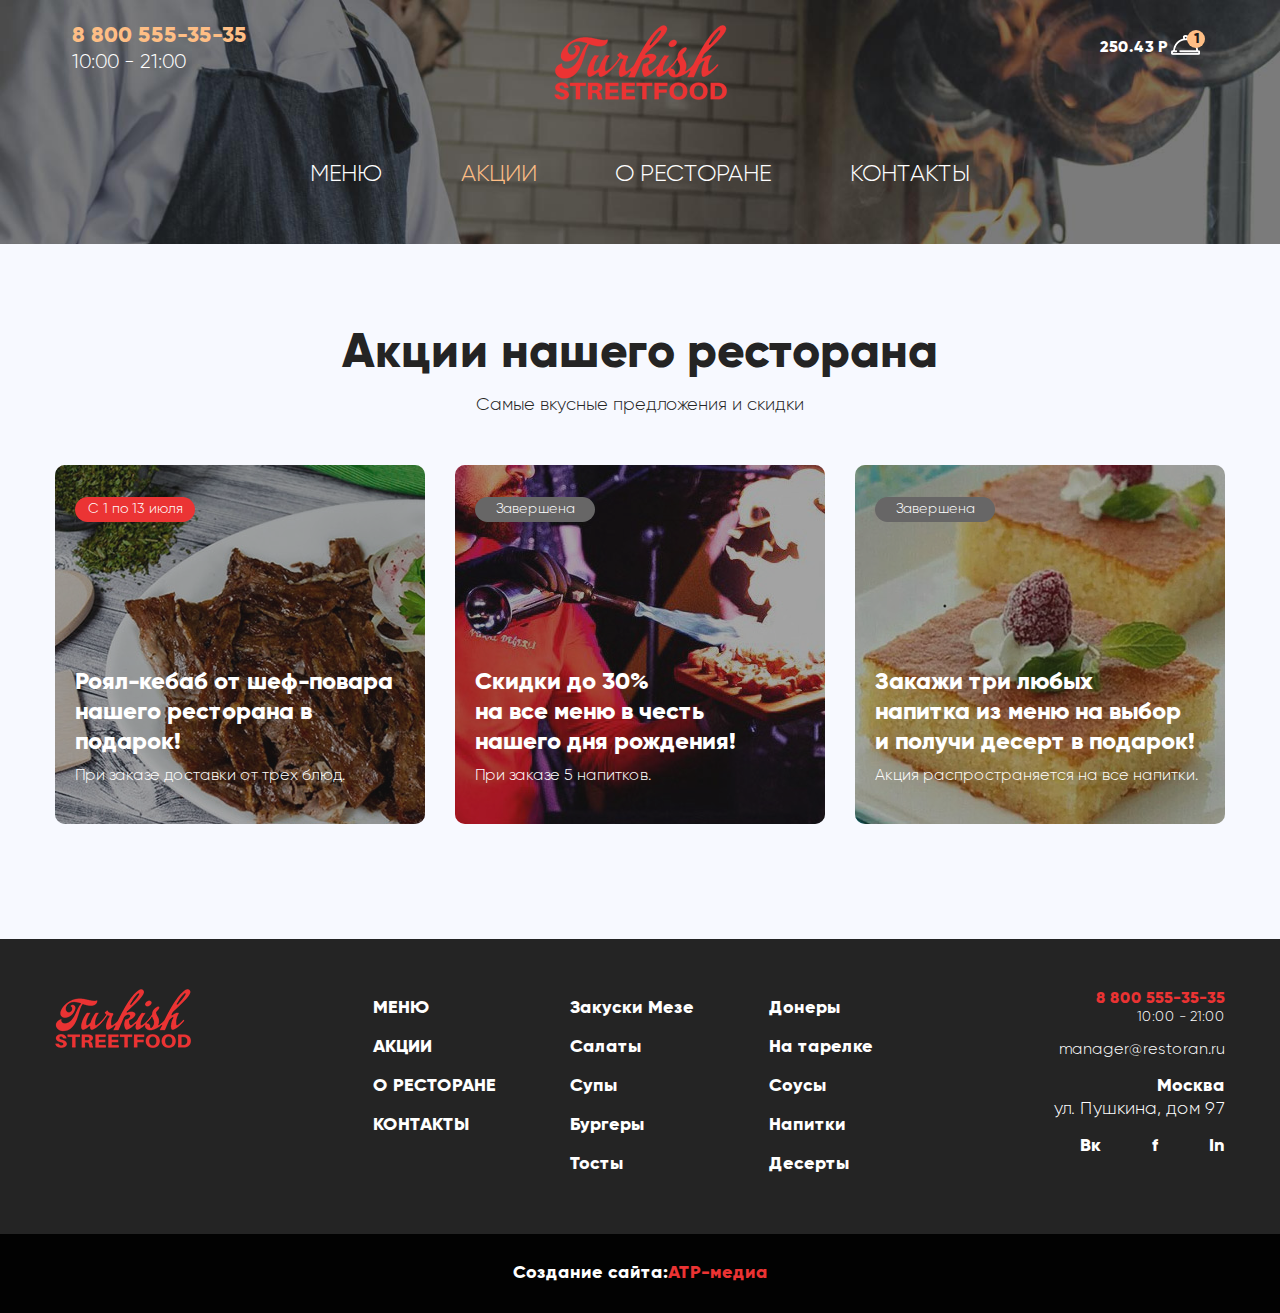
<file: promo.html>
<!DOCTYPE html>
<html lang="en">
<head>
	<meta charset="UTF-8">
	<meta name="viewport" content="width=device-width,initial-scale=1">
  <link rel="stylesheet" href="css/style.css">
	<title>	</title>
</head>
<body>
	<header class="page-header">
		<div class="page-header__wrapper">
			<div class="page-header__contact">
				<a href="tel:8 800 555-35-35" class="page-header__contact-link">
					8 800 555-35-35	
				</a>
				<p class="page-header__contact-text">10:00 - 21:00</p>
			</div>
			<a href="index.html" class="logo">
				<img src="image/logo.png" width="173" height="75" alt="Логотип" class="logo__img">
			</a>
			<div class="page-header__basket">
				<a href="basket.html" class="page-header__basket-link">
					<p class="page-header__basket-text">250.43 Р</p>
					<div class="page-header__basket-picture">
						<img src="image/icon-basket.png" width="29" height="20" alt="Корзина">
						<span class="page-header__basket-number">
							1
						</span>
					</div>
				</a>
			</div>
			<menu class="main-menu">
				<a class="header-menu-mob__link header-menu-mob__item--humburger">
	        <img src="image/icon-hamburger.png" width="30" height="20" alt="Гамбургер" class="header-menu-mob__img">
	        <p class="header-menu-mob__text">
	        	Меню
	        </p>
	      </a>
				<ul class="main-menu__list">
					<li class="main-menu__item">
						<a href="catalog.html" class="main-menu__link">
							Меню
						</a>
					</li>
					<li class="main-menu__item">
						<a href="" class="main-menu__link color">
							Акции
						</a>
					</li>
					<li class="main-menu__item">
						<a href="index.html" class="main-menu__link">
							О ресторане
						</a>
					</li>
					<li class="main-menu__item">
						<a href="contact.html" class="main-menu__link">
							Контакты	
						</a>
					</li>
					<li class="main-menu__item main-menu__item--contact">
						<a href="tel:8 800 555-35-35" class="main-menu__link main-menu__link--color">
							8 800 555-35-35	
						</a>
						<p class="main__contact-text">
							10:00 - 21:00
						</p>
					</li>
				</ul>
			</menu>
		</div>
	</header>
	<main class="page-main">
		<section class="promo">
			<div class="promo__inner">
				<h2 class="promo__title">
					Акции нашего ресторана
				</h2>
				<p class="promo__text">
					Самые вкусные предложения и скидки
				</p>
				<ul class="promo__info">
					<li class="promo__info-item promo__info-item--picture">
						<a href="action.html" class="promo__info-link">
							<img src="image/promo-one.jpg" alt="" width="370" height="359" class="promo__info-img">
							<div class="promo__info-wrapper">
								<p class="promo__info-data">
									С 1 по 13 июля
								</p>
								<h3 class="promo__info-title">
									Роял-кебаб от шеф-повара нашего ресторана в подарок!
								</h3>
								<span class="promo__info-text">
									При заказе доставки от трех блюд.
								</span>
							</div>
						</a>
					</li>
					<li class="promo__info-item promo__info-item--picture">
						<a href="action.html" class="promo__info-link">
							<img src="image/promo-two.jpg" alt="" width="370" height="359" class="promo__info-img">
							<div class="promo__info-wrapper">
								<p class="promo__info-data promo__info-data--color">
									Завершена
								</p>
								<h3 class="promo__info-title">
									Скидки до 30%</br>на все меню в честь</br> нашего дня рождения!
								</h3>
								<span class="promo__info-text">
									При заказе 5 напитков.
								</span>
							</div>
						</a>
					</li>
					<li class="promo__info-item promo__info-item--picture">
						<a href="action.html" class="promo__info-link">
							<img src="image/promo-three.jpg" alt="" width="370" height="359" class="promo__info-img">
							<div class="promo__info-wrapper">
								<p class="promo__info-data promo__info-data--color">
									Завершена
								</p>
								<h3 class="promo__info-title">
									Закажи три любых</br>напитка из меню на выбор и получи десерт в подарок!
								</h3>
								<span class="promo__info-text">
									Акция распространяется на все напитки.
								</span>
							</div>
						</a>
					</li>
				</ul>
			</div>
		</section>
	</main>
	<footer class="page-footer">
		<div class="page-footer__wrapper">
			<a class="page-footer__logo">
				<img src="image/footer-logo.png" width="136" height="59" alt="Логотип" class="page-footer__logo-image">
			</a>
			<div class="page-footer__inner">
				<ul class="page-footer__menu">
					<li class="page-footer__menu-item">
						<a href="" class="page-footer__menu-link">
							Меню	
						</a>
					</li>
					<li class="page-footer__menu-item">
						<a href="" class="page-footer__menu-link">
							Акции
						</a>
					</li>
					<li class="page-footer__menu-item">
						<a href="" class="page-footer__menu-link">
							О ресторане	
						</a>
					</li>
					<li class="page-footer__menu-item">
						<a href="" class="page-footer__menu-link">
							Контакты	
						</a>
					</li>
				</ul>
				<ul class="page-footer__info">
					<li class="page-footer__info-item">
						<a href="" class="page-footer__info-link">
							<p>Закуски Мезе</p>
						</a>
					</li>
					<li class="page-footer__info-item">
						<a href="" class="page-footer__info-link">
							<p>Салаты</p>
						</a>
					</li>
					<li class="page-footer__info-item">
						<a href="" class="page-footer__info-link">
							<p>Супы</p>
						</a>
					</li>
					<li class="page-footer__info-item">
						<a href="" class="page-footer__info-link">
							<p>Бургеры</p>
						</a>	
					</li>
					<li class="page-footer__info-item">
						<a href="" class="page-footer__info-link">
							<p>Тосты</p>
						</a>
					</li>
				</ul>
				<ul class="page-footer__info">
					<li class="page-footer__info-item">
						<a href="" class="page-footer__info-link">
							<p>Донеры</p>
						</a>
					</li>
					<li class="page-footer__info-item">
						<a href="" class="page-footer__info-link">
							<p>На тарелке</p>
						</a>	
					</li>
					<li class="page-footer__info-item">
						<a href="" class="page-footer__info-link">
							<p>Соусы</p>
						</a>	
					</li>
					<li class="page-footer__info-item">
						<a href="" class="page-footer__info-link">
							<p>Напитки</p>
						</a>	
					</li>
					<li class="page-footer__info-item">
						<a href="" class="page-footer__info-link">
							<p>Десерты</p>
						</a>	
					</li>
				</ul>
			</div>
			<div class="page-footer__adress">
				<ul class="page-footer__adress-list">
					<li class="page-footer__adress-item">
						<a href="tel:8 800 555-35-35" class="page-footer__adress-link">
							8 800 555-35-35
						</a>
						<span>10:00 - 21:00</span>
					</li>
					<li class="page-footer__adress-item">
						<a href="" class="page-footer__adress-link page-footer__adress-link--main">
							manager@restoran.ru
						</a>
					</li>
					<li class="page-footer__adress-item">
						<p class="page-footer__adress-text">
							<span>Москва</span> ул. Пушкина, дом 97
						</p>
					</li>
				</ul>
				<ul class="page-footer__social">
					<li class="page-footer__social-item">
						<a href="" class="page-footer__social-link">
							Вк	
						</a>
					</li>
					<li class="page-footer__social-item">
						<a href="" class="page-footer__social-link">
							f	
						</a>
					</li>
					<li class="page-footer__social-item">
						<a href="" class="page-footer__social-link">
							In	
						</a>
					</li>
				</ul>
			</div>
		</div>
		<div class="page-footer__copyright">
			<p class="page-footer__copyright-text">
				Создание сайта:<span>АТР-медиа</span>
			</p>
		</div>
	</footer>
	<script  src="jquery/jquery-3.0.0.min.js"></script>
  <script src="js/slick.min.js"></script>
  <script src="js/main.js"></script>	
</body>
</html>
</file>
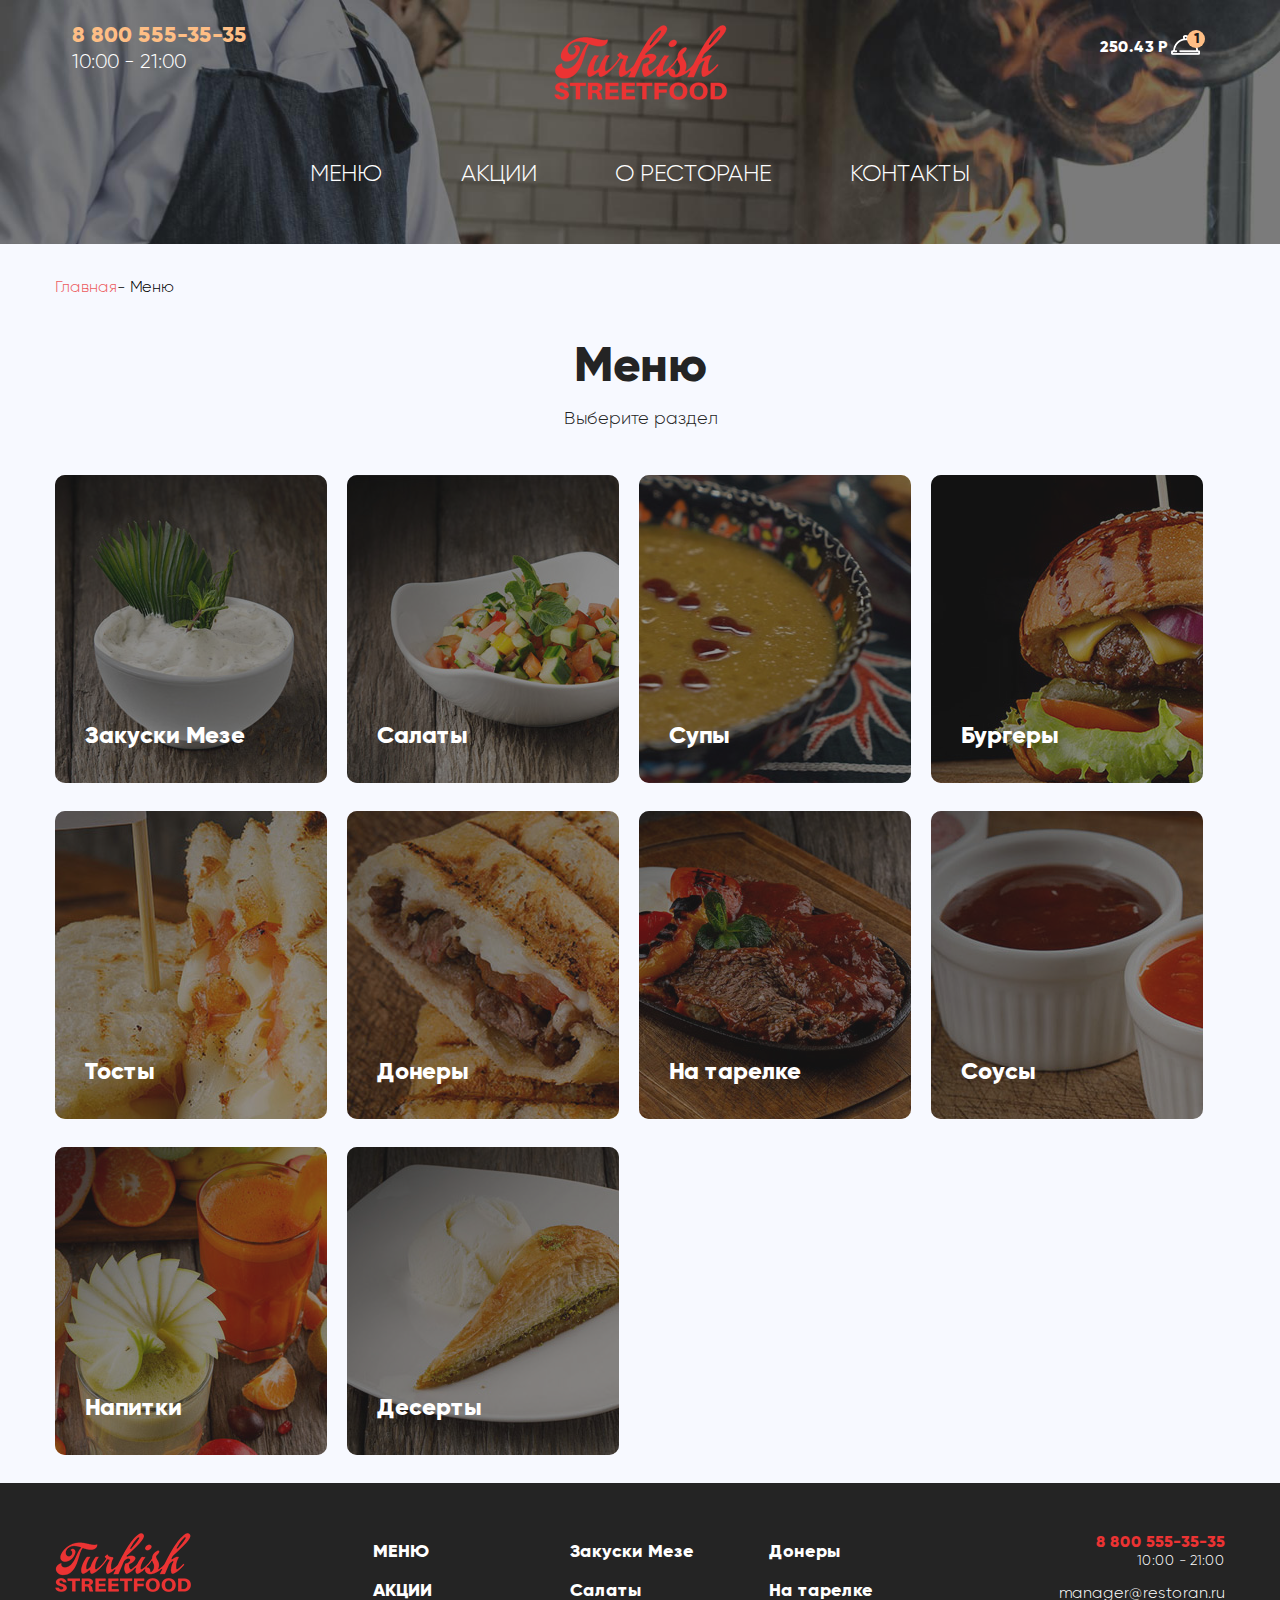
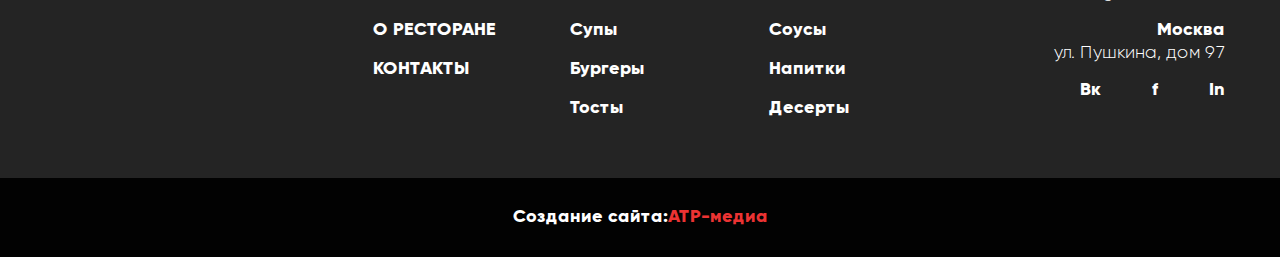
<file: viand.html>
<!DOCTYPE html>
<html lang="ru">
<head>
	<meta charset="UTF-8">
	<meta name="viewport" content="width=device-width,initial-scale=1">
  <link rel="stylesheet" href="css/style.css">
	<title>	</title>
</head>
<body>
	<header class="page-header">
		<div class="page-header__wrapper">
			<div class="page-header__contact">
				<a href="tel:8 800 555-35-35" class="page-header__contact-link">
					8 800 555-35-35	
				</a>
				<p class="page-header__contact-text">10:00 - 21:00</p>
			</div>
			<a href="index.html" class="logo">
				<img src="image/logo.png" width="173" height="75" alt="Логотип" class="logo__img">
			</a>
			<div class="page-header__basket">
				<a href="basket.html" class="page-header__basket-link">
					<p class="page-header__basket-text">250.43 Р</p>
					<div class="page-header__basket-picture">
						<img src="image/icon-basket.png" width="29" height="20" alt="Корзина">
						<span class="page-header__basket-number">
							1
						</span>
					</div>
				</a>
			</div>
			<menu class="main-menu">
				<a class="header-menu-mob__link header-menu-mob__item--humburger">
	        <img src="image/icon-hamburger.png" width="30" height="20" alt="Гамбургер" class="header-menu-mob__img">
	        <p class="header-menu-mob__text">
	        	Меню
	        </p>
	      </a>
				<ul class="main-menu__list">
					<li class="main-menu__item">
						<a href="" class="main-menu__link">
							Меню
						</a>
					</li>
					<li class="main-menu__item">
						<a href="promo.html" class="main-menu__link">
							Акции
						</a>
					</li>
					<li class="main-menu__item">
						<a href="index.html" class="main-menu__link">
							О ресторане
						</a>
					</li>
					<li class="main-menu__item">
						<a href="contact.html" class="main-menu__link">
							Контакты	
						</a>
					</li>
					<li class="main-menu__item main-menu__item--contact">
						<a href="tel:8 800 555-35-35" class="main-menu__link main-menu__link--color">
							8 800 555-35-35	
						</a>
						<p class="main__contact-text">
							10:00 - 21:00
						</p>
					</li>
				</ul>
			</menu>
		</div>
	</header>
	<main>
		<div class="container">
			<section class="breadcrumbs">
				<div class="breadcrumbs__inner">
					<ul class="breadcrumbs__list">
						<li class="breadcrumbs__item">
							<a href="index.html" class="breadcrumbs__link">
								Главная
							</a>
						</li>
						<li class="breadcrumbs__item breadcrumbs-current">
								<span>-</span>
								Меню
						</li>
					</ul>
				</div>
			</section>
			<section class="viand">
			<div class="viand__inner">
				<h2 class="viand__title">
					Меню
				</h2>
				<p class="viand__text">
					Выберите раздел
				</p>
					<ul class="catalog__list catalog__list--viand">
						<a href="catalog.html" class="flashcard__ref">
							<li class="catalog__item flashcard flashcard-picture viand-item">
									<img src="image/snack.jpg" width="272" height="308" alt="" class="flashcard__img">
									<div class="flashcard__descr">
										<h3 class="flashcard__text">
											Закуски Мезе
										</h3>
									</div>
							</li>
						</a>
						<a href="" class="flashcard__ref">
							<li class="flashcard flashcard-picture viand-item">
									<img src="image/salad.jpg" width="272" height="308" alt="" class="flashcard__img">
									<h3 class="flashcard__text">
										Салаты
									</h3>
							</li>
						</a>
						<a href="" class="flashcard__ref">
							<li class="flashcard flashcard-picture viand-item">
									<img src="image/soup.jpg" width="272" height="308" alt="" class="flashcard__img">
									<h3 class="flashcard__text">
										Супы	
									</h3>
							</li>
						</a>
						<a href="" class="flashcard__ref">
							<li class="flashcard flashcard-picture viand-item">
									<img src="image/burger.jpg" width="272" height="308" alt="" class="flashcard__img">
									<h3 class="flashcard__text">
										Бургеры	
									</h3>
							</li>
						</a>
						<a href="" class="flashcard__ref">
							<li class="flashcard flashcard-picture viand-item">
									<img src="image/toasts.jpg" width="272" height="308" alt="" class="flashcard__img">
									<h3 class="flashcard__text">
										Тосты	
									</h3>
							</li>
						</a>
						<a href="" class="flashcard__ref">
							<li class="flashcard flashcard-picture viand-item">
								<img src="image/doner.jpg" width="272" height="308" alt="" class="flashcard__img">
								<h3 class="flashcard__text">
									Донеры	
								</h3>
							</li>
						</a>
						<a href="" class="flashcard__ref">
							<li class="flashcard flashcard-picture viand-item">
								<img src="image/plate.jpg" width="272" height="308" alt="" class="flashcard__img">
								<h3 class="flashcard__text">
									На тарелке	
								</h3>
							</li>
						</a>
						<a href="" class="flashcard__ref">
							<li class="flashcard flashcard-picture viand-item">
									<img src="image/sauces.jpg" width="272" height="308" alt="" class="flashcard__img">
									<h3 class="flashcard__text">
										Соусы	
									</h3>
							</li>
						</a>
						<a href="" class="flashcard__ref">
							<li class="flashcard flashcard-picture viand-item">
								<img src="image/drinks.jpg" width="272" height="308" alt="" class="flashcard__img">
								<h3 class="flashcard__text">
									Напитки	
								</h3>
							</li>
						</a>
						<a href="" class="flashcard__ref">
							<li class="flashcard flashcard-picture viand-item">
								<img src="image/desserts.jpg" width="272" height="308" alt="" class="flashcard__img">
								<h3 class="flashcard__text">
									Десерты	
								</h3>
							</li>
						</a>
					</ul>
			</div>
		</section>
		</div>
	</main>
	<footer class="page-footer">
		<div class="page-footer__wrapper">
			<a class="page-footer__logo">
				<img src="image/footer-logo.png" width="136" height="59" alt="Логотип" class="page-footer__logo-image">
			</a>
			<div class="page-footer__inner">
				<ul class="page-footer__menu">
					<li class="page-footer__menu-item">
						<a href="" class="page-footer__menu-link">
							Меню	
						</a>
					</li>
					<li class="page-footer__menu-item">
						<a href="" class="page-footer__menu-link">
							Акции
						</a>
					</li>
					<li class="page-footer__menu-item">
						<a href="" class="page-footer__menu-link">
							О ресторане	
						</a>
					</li>
					<li class="page-footer__menu-item">
						<a href="" class="page-footer__menu-link">
							Контакты	
						</a>
					</li>
				</ul>
				<ul class="page-footer__info">
					<li class="page-footer__info-item">
						<a href="" class="page-footer__info-link">
							<p>Закуски Мезе</p>
						</a>
					</li>
					<li class="page-footer__info-item">
						<a href="" class="page-footer__info-link">
							<p>Салаты</p>
						</a>
					</li>
					<li class="page-footer__info-item">
						<a href="" class="page-footer__info-link">
							<p>Супы</p>
						</a>
					</li>
					<li class="page-footer__info-item">
						<a href="" class="page-footer__info-link">
							<p>Бургеры</p>
						</a>	
					</li>
					<li class="page-footer__info-item">
						<a href="" class="page-footer__info-link">
							<p>Тосты</p>
						</a>
					</li>
				</ul>
				<ul class="page-footer__info">
					<li class="page-footer__info-item">
						<a href="" class="page-footer__info-link">
							<p>Донеры</p>
						</a>
					</li>
					<li class="page-footer__info-item">
						<a href="" class="page-footer__info-link">
							<p>На тарелке</p>
						</a>	
					</li>
					<li class="page-footer__info-item">
						<a href="" class="page-footer__info-link">
							<p>Соусы</p>
						</a>	
					</li>
					<li class="page-footer__info-item">
						<a href="" class="page-footer__info-link">
							<p>Напитки</p>
						</a>	
					</li>
					<li class="page-footer__info-item">
						<a href="" class="page-footer__info-link">
							<p>Десерты</p>
						</a>	
					</li>
				</ul>
			</div>
			<div class="page-footer__adress">
				<ul class="page-footer__adress-list">
					<li class="page-footer__adress-item">
						<a href="tel:8 800 555-35-35" class="page-footer__adress-link">
							8 800 555-35-35
						</a>
						<span>10:00 - 21:00</span>
					</li>
					<li class="page-footer__adress-item">
						<a href="" class="page-footer__adress-link page-footer__adress-link--main">
							manager@restoran.ru
						</a>
					</li>
					<li class="page-footer__adress-item">
						<p class="page-footer__adress-text">
							<span>Москва</span> ул. Пушкина, дом 97
						</p>
					</li>
				</ul>
				<ul class="page-footer__social">
					<li class="page-footer__social-item">
						<a href="" class="page-footer__social-link">
							Вк	
						</a>
					</li>
					<li class="page-footer__social-item">
						<a href="" class="page-footer__social-link">
							f	
						</a>
					</li>
					<li class="page-footer__social-item">
						<a href="" class="page-footer__social-link">
							In	
						</a>
					</li>
				</ul>
			</div>
		</div>
		<div class="page-footer__copyright">
			<p class="page-footer__copyright-text">
				Создание сайта:<span>АТР-медиа</span>
			</p>
		</div>
	</footer>
	<script  src="jquery/jquery-3.0.0.min.js"></script>
  <script src="js/slick.min.js"></script>
  <script src="js/main.js"></script>
</body>
</html>
</file>
<file: css/style.css>
@font-face {
  font-family: "Gilroy";
    src: url(../fonts/Gilroy-Extrabold.woff2) format("woff2"),
        url(../fonts/Gilroy-Extrabold.woff) format("woff");
    font-weight: 800;
    font-style: normal; 
}
@font-face {
  font-family: "Gilroy";
    src: url(../fonts/Gilroy-Light.woff2) format("woff2"),
        url(../fonts/Gilroy-Light.woff) format("woff");
    font-weight: 300;
    font-style: normal; 
}
*,
*:before,
*:after {
  -webkit-box-sizing: inherit;
          box-sizing: inherit;
}

html {
  -webkit-box-sizing: border-box;
          box-sizing: border-box;
}

img {
  object-fit: cover;
  max-width: 100%;
  height: auto; 
}

.visually-hidden:not(:focus):not(:active),
input[type="checkbox"].visually-hidden,
input[type="radio"].visually-hidden {
  position: absolute;
  width: 1px;
  height: 1px;
  margin: -1px;
  border: 0;
  padding: 0;
  white-space: nowrap;
  -webkit-clip-path: inset(100%);
          clip-path: inset(100%);
  clip: rect(0 0 0 0);
  overflow: hidden; 
}

body {
  padding: 0px;
  margin: 0 auto;
  font-family: "Gilroy", "Arial", sans-serif;
  font-size: 16px;
  font-weight: 300;
  background-color: #ffffff;
}
.page-header {
  max-height: 832px;
  margin: 0 auto;
  background-image: url(../image/header-fon.jpg);
  background-size: cover;
  background-position: center 0;
  background-repeat: no-repeat;
}
.page-header__wrapper {
  max-width: 1170px;
  width: 100%;
  margin: 0px auto;
  padding-left: 15px;
  padding-right: 15px;
  padding-top: 25px;
  padding-bottom: 55px;
}
.logo {
  display: block;
  padding: 0px;
  margin: 0px;
  margin-bottom: 32px;
  text-align: center;
}
.main-menu {
  padding: 0px;
  margin: 0px;
}
.main-menu__list {
  max-width: 660px;
  width: 100%;
  display: -webkit-flex;
  display: -moz-flex;
  display: -ms-flex;
  display: -o-flex;
  display: flex;
  justify-content: space-between;
  padding: 0px 35px;
  margin: 0px auto;
  list-style: none;
}
.main-menu__list {
  display: none;
}
.main-menu__link {
  font-size: 24px;
  font-weight: 300;
  color: #fff;
  text-decoration: none;
  text-transform: uppercase;
}
.main-menu__link--color {
  color: #fcbe87;
}
.catalog {
  min-height: 1320px;
  background-image: url(../image/bg-catalog.jpg);
  background-repeat: no-repeat;
  background-size: cover;
  background-position: center 0;
}
.catalog__inner {
  max-width: 1170px;
  width: 100%;
  padding-left: 15px;
  padding-right: 15px;
  padding-top: 60px; 
  margin: 0 auto;
}
.catalog__list {
  max-width: 1170px;
  width: 100%;
  display: -webkit-flex;
  display: -moz-flex;
  display: -ms-flex;
  display: -o-flex;
  display: flex;
  -webkit-flex-direction: column;
  -moz-flex-direction: column;
  -ms-flex-direction: column;
  -o-flex-direction: column;
  flex-direction: column;
  align-items: center;
  padding: 0px;
  margin: 0px;
  list-style: none;
}
.catalog__title {
  padding: 0px;
  margin: 0px;
  margin-bottom: 10px;
  font-size: 36px;
  font-weight: 800;
  color: #242424;
  text-align: center;
}
.catalog__text {
  padding: 0px;
  margin: 0px;
  margin-bottom: 45px;
  font-size: 18px;
  font-weight: 300;
  color: #242424;
  text-align: center;
}
.flashcard--color {
  max-width: 310px;
  width: 100%;
  min-height: 336px;
  background-color: rgba(254, 190, 133,1);
  border-radius: 10px;
}
.flashcard {
  position: relative;
  margin-bottom: 28px;
  overflow: hidden;
}
.flashcard__img {
  display: block;
  border-radius: 10px;
  width: 310px;
  height: 348px;
}
.flashcard__text {
  position: absolute;
  left: 30px;
  bottom: 32px;
  padding: 0px;
  margin: 0px;
  font-size: 24px;
  font-weight: 800;
  color: #fff;
  z-index: 2;
}
.flashcard-picture::before {
  position: absolute;
  content: "";
  left: 0;
  max-width: 310px;
  width: 100%;
  height: 348px;
  border-radius: 10px;
  background-color: rgba(36, 36, 36, 0.50);
  z-index: 1;
}
.flashcard__descr-name {
  max-width: 350px;
  width: 100%;
  padding: 0px;
  padding-right: 45px;
  margin: 0px;
  margin-right: auto;
  margin-bottom: 5px;
  font-size: 24px;
  font-weight: 800;
  color: #fff;
  z-index: 1;
}
.flashcard__descr-text {
  padding: 0px;
  margin: 0px;
  margin-right: auto;
  margin-bottom: 25px;
  font-size: 14px;
  font-weight: 300;
  color: #fff;
  z-index: 1;
}
.flashcard__descr-link {
  display: block;
  padding: 0px;
  margin: 0px;
  font-size: 16px;
  font-weight: 800;
  color: #fff;
  text-decoration: none;
}
.flashcard__descr-hot {
  display: block;
  position: relative;
  width: 120px;
  height: 26px;
  padding: 0px;
  margin: 0px;
  margin-top: 32px;
  margin-left: 50px;
  margin-bottom: 30px;
  font-size: 14px;
  font-weight: 300;
  line-height: 26px;
  text-align: center;
  color: #fff;
  background-color: rgb(235, 52, 52);
  border-radius: 100px;
}
.flashcard__descr-hot::before {
  position: absolute;
  content: "";
  left: -50px;
  top: -2px;
  width: 28px;
  height: 30px;
  background-image: url(../image/icon-fire.png);
}
.flashcard__descr {
  display: -webkit-flex;
  display: -moz-flex;
  display: -ms-flex;
  display: -o-flex;
  display: flex;
  -webkit-flex-direction: column;
  -moz-flex-direction: column;
  -ms-flex-direction: column;
  -o-flex-direction: column;
  flex-direction: column;
  margin-left: 20px;
}
.flashcard__descr-img {
  position: absolute;
  right: -125px;
  top: 45px;
}
.flashcard__ref {
  text-decoration: none;
}
.main__contact-text {
  padding: 0px;
  margin: 0px;
  font-size: 18px;
  font-weight: 300;
  color: #fff;
}
@media (min-width: 767px) {
  .main-menu__list {
    display: flex;
    padding: 0px;
  }
  .header-menu-mob__link {
    opacity: 0;
  }
  .main-menu__item--contact {
    display: none;
  }
  .flashcard--color {
    max-width: 572px;
  }
  .catalog__list {
    display: -webkit-flex;
    display: -moz-flex;
    display: -ms-flex;
    display: -o-flex;
    display: flex;
    -webkit-flex-direction: row;
    -moz-flex-direction: row;
    -ms-flex-direction: row;
    -o-flex-direction: row;
    flex-direction: row;
    justify-content: space-between;
    flex-wrap: wrap;
    align-items: center;
    padding: 0px;
    margin: 0px;
    list-style: none;
  }
  .flashcard__descr-img {
    position: absolute;
    right: 10px;
    top: 30px;
  }
}
@media (min-width: 1200px) {
  .flashcard__img {
    width: 272px;
    height: 308px;
  }
  .flashcard-picture::before {
    position: absolute;
    content: "";
    left: 0;
    max-width: 272px;
    width: 100%;
    height: 308px;
    border-radius: 10px;
    background-color: rgba(36, 36, 36, 0.50);
    z-index: 1;
  }
  .color {
    color: #febe85;;
  }
  .flashcard__descr {
    margin-left: 30px;
  }
  .flashcard--color {
    min-height: 308px;
  }
  .catalog__inner {
    padding: 0px;
    padding-top: 103px;
  }
  .catalog__title {
    font-size: 48px;
  }
  .flashcard__descr-img {
    position: absolute;
    right: 32px;
    top: 25px;
  }
  .flashcard__descr-hot {
    margin-bottom: 85px;
    padding: 0px;
  }
  .flashcard__descr-name {
    padding: 0px;
  }
  .catalog__list {
    -webkit-flex-direction: row;
    -moz-flex-direction: row;
    -ms-flex-direction: row;
    -o-flex-direction: row;
    flex-direction: row;
    justify-content: space-between;
    -webkit-flex-wrap: wrap;
    -moz-flex-wrap: wrap;
    -ms-flex-wrap: wrap;
    -o-flex-wrap: wrap;
    flex-wrap: wrap;
  }
}
.page-header__footer {
  max-width: 1170px;
  width: 100%;
  margin: 0 auto;
  padding-left: 15px;
  padding-right: 15px;
  padding-bottom: 110px;
}
.page-header__title {
  padding-top: 90px;
  padding-bottom: 30px;
  margin: 0px;
  font-size: 35px;
  font-weight: 800;
  line-height: 46px;
  text-align: center;
  color: #fff;
}
.page-header__title span {
  color: #febe85;
}
.page-header__text {
  padding: 0px;
  margin: 0px;
  padding-left: 30px;
  padding-right: 30px;
  margin-bottom: 65px;
  font-size: 24px;
  font-weight: 300;
  line-height: 36px;
  text-align: center;
  color: #fff;
}
.page-header__link {
  display: block;
  width: 270px;
  height: 71px;
  margin: 0 auto;
  font-size: 18px;
  font-weight: 300;
  color: #fff;
  text-align: center;
  text-decoration: none;
  line-height: 70px;
  border-radius: 100px;
  background-image: -moz-linear-gradient( 140deg, rgb(198,31,31) 0%, rgb(235,51,51) 100%);
  background-image: -webkit-linear-gradient( 140deg, rgb(198,31,31) 0%, rgb(235,51,51) 100%);
  background-image: -ms-linear-gradient( 140deg, rgb(198,31,31) 0%, rgb(235,51,51) 100%);
  box-shadow: 0px 16px 26px 0px rgba(235, 51, 51, 0.26);
}
.page-header__link:hover {
  background-image: -moz-linear-gradient( 140deg, rgb(153,31,31) 0%, rgb(220,51,51) 100%);
  background-image: -webkit-linear-gradient( 140deg, rgb(153,31,31) 0%, rgb(220,51,51) 100%);
  background-image: -ms-linear-gradient( 140deg, rgb(153,31,31) 0%, rgb(220,51,51) 100%); 
  }
  .page-header__link:active {
  background-image: -webkit-linear-gradient( 140deg, rgb(96,31,31) 0%, rgb(210,51,51) 100%);
  background-image: -ms-linear-gradient( 140deg, rgb(96,31,31) 0%, rgb(210,51,51) 100%);
  }
@media (min-width: 1170px) {
  .page-header__title {
    padding: 0px 160px;
    padding-top: 55px;
    padding-bottom: 30px;
    margin: 0px;
    font-size: 60px;
    font-weight: 800;
    line-height: 68px;
    text-align: center;
    color: #fff;
  }
  .page-header__text {
    padding: 0px;
    margin: 0px;
    margin-bottom: 65px;
    font-size: 24px;
    font-weight: 300;
    line-height: 36px;
    text-align: center;
    color: #fff;
  }
}
.page-footer {
  background-color: rgba(36, 36, 36,1);
}
.page-footer__copyright,
.page-footer__adress {
  background-color: rgba(2, 2, 2,1);
}
.page-footer__wrapper {
  max-width: 1170px;
  width: 100%;
  display: -webkit-flex;
  display: -moz-flex;
  display: -ms-flex;
  display: -o-flex;
  display: flex;
  -webkit-flex-direction: column;
  -moz-flex-direction: column;
  -ms-flex-direction: column;
  -o-flex-direction: column;
  flex-direction: column;
  margin: 0 auto;
  padding: 0px;
  padding-top: 50px;
}
.page-footer__menu,
.page-footer__info,
.page-footer__adress-list,
.page-footer__social {
  padding: 0px;
  margin: 0px auto;
  text-align: center;
  list-style: none;
}
.page-footer__menu {
  
}
.page-footer__inner {
  max-width: 500px;
  width: 100%;
  display: -webkit-flex;
  display: -moz-flex;
  display: -ms-flex;
  display: -o-flex;
  display: flex;
  -webkit-flex-direction: column;
  -moz-flex-direction: column;
  -ms-flex-direction: column;
  -o-flex-direction: column;
  flex-direction: column;
  -ms-align-self: center;
  align-self: center;
}
.page-footer__menu-link {
  margin: 0px;
  padding: 0px;
  font-size: 24px;
  font-weight: 800;
  line-height: 48px;
  color: #fff;
  text-decoration: none;
}
.page-footer__info-link {
  text-decoration: none;
}
.page-footer__info-link p {
  padding: 0px;
  margin: 0px;
  font-size: 24px;
  font-weight: 800;
  line-height: 48px;
  color: #fff;
}
.page-footer__copyright-text {
  max-width: 1170px;
  width: 100%;
  padding: 20px 0px;
  margin: 0px auto;
  font-size: 18px;
  font-weight: 800;
  text-align: center;
  line-height: 39px;
  color: #fff;
}
.page-footer__copyright-text span {
  color: #eb3333;
}
.page-footer__adress-link {
  display: block;
  padding: 0px;
  margin: 0px;
  font-size: 16px;
  font-weight: 800;
  color: #eb3333;
  text-align: center;
  text-decoration: none;
}
.page-footer__adress-link--main {
  font-size: 16px;
  font-weight: 300;
  color: #fff;
}
.page-footer__adress-item {
  margin-bottom: 15px;
}
.page-footer__adress-item span {
  display: block;
  font-size: 14px;
  font-weight: 300;
  text-align: center;
  color: #fff;
}
.page-footer__logo {
  display: block;
  margin: 0 auto;
}
.page-footer__inner {
  margin: 50px 0px;
}
.page-footer__adress-list {
  padding-top: 35px;
}
.page-footer__adress-text {
  margin: 0px;
  padding: 0px;
  font-size: 18px;
  font-weight: 300;
  color: #fff;
}
.page-footer__adress-text span {
  font-size: 18px;
  font-weight: 800;
}
.page-footer__social {
  display: -webkit-flex;
  display: -moz-flex;
  display: -ms-flex;
  display: -o-flex;
  display: flex;
  justify-content: space-between;
  width: 145px;
}
.page-footer__social-link {
  padding: 0px;
  margin: 0px;
  font-size: 18px;
  font-weight: 800;
  color: #fff;
  text-decoration: none;
}
.page-header__contact {
  display: none;
}
.page-header__wrapper {
  position: relative;
}
.page-header__basket-link {
  width: 100px;
  display: -webkit-flex;
  display: -moz-flex;
  display: -ms-flex;
  display: -o-flex;
  display: flex;
  justify-content: space-between;
  -ms-align-items: center;
  align-items: center;
  text-decoration: none;
}
.page-header__basket-text {
  padding: 0px;
  margin: 0px;
  font-size: 16px;
  font-weight: 800;
  color: #fff;
  text-decoration: none;
}
.page-header__basket-picture {
  position: relative;
}
.page-header__basket-number {
    position: absolute;
    top: -5px;
    right: -5px;
    width: 18px;
    height: 18px;
    font-size: 14px;
    font-weight: 800;
    color: #1c1c1c;
    text-align: center;
    border-radius: 50%;
    background-color: rgb(254, 190, 133);
  }
  .page-header__basket {
    position: absolute;
    right: 25px;
  }
  .header-menu-mob__link {
    display: -webkit-flex;
    display: -moz-flex;
    display: -ms-flex;
    display: -o-flex;
    display: flex;
    cursor: pointer;
  }
  .header-menu-mob__text {
    padding: 0px;
    padding-left: 5px;
    margin: 0px;
    margin-top: 2px;
    font-size: 16px;
    font-weight: 800;
    color: #fff;
    text-transform: uppercase;
  }
@media (min-width: 767px) {
  .page-header__basket-number {
    position: absolute;
    top: -5px;
    right: -5px;
    width: 18px;
    height: 18px;
    font-size: 14px;
    font-weight: 800;
    color: #1c1c1c;
    text-align: center;
    border-radius: 50%;
    background-color: rgb(254, 190, 133);
  }

  .page-header__basket {
    position: absolute;
    right: 25px;
    top: 35px;
  }
  .page-header__contact {
    display: block;
    position: absolute;
    left: 17px;
    top: 22px;
  }
  .page-header__contact-link {
    display: block;
    font-size: 22px;
    font-weight: 800;
    color: #febe85;
    text-decoration: none;
  }
  .page-header__contact-text {
    padding: 0px;
    margin: 0px;
    font-size: 20px;
    font-weight: 300;
    color: #fff;
  }
  .page-footer__inner {
    max-width: 750px;
    width: 100%;
    display: -webkit-flex;
    display: -moz-flex;
    display: -ms-flex;
    display: -o-flex;
    display: flex;
    flex-direction: row;
    -ms-align-self: center;
    align-self: center;
  }
  .page-footer__inner {
    margin: 30px 0px;
  }
  .page-footer__menu {
    text-align: left;
  }
  .page-footer__info-link {
    text-align: left;
  }
}
@media (min-width: 1024px) {
  .page-footer__inner {
    justify-content: space-between;
    max-width: 500px;
    margin: 0px;
  }
  .page-footer__wrapper {
    -webkit-flex-direction: row;
    -moz-flex-direction: row;
    -ms-flex-direction: row;
    -o-flex-direction: row;
    flex-direction: row;
    justify-content: space-between;
    padding: 50px 40px;
  }
  .page-footer__logo {
    margin: 0px;
  }
  .page-footer__info-item p {
    font-size: 18px;
    line-height: 39px;
  }
  .page-footer__adress,
  .page-footer__adress-list {
    background-color: rgba(36, 36, 36,1);
  }
  .page-footer__adress-link {
    text-align: right;
  }
  .page-footer__adress-item span {
    text-align: right;
  }
  .page-footer__social {
    margin: 0px;
    margin-left: auto;
  }
  .page-footer__menu,
  .page-footer__info,
  .page-footer__adress-list {
    margin: 0px;
    padding: 0px;
    text-align: left;
  }
}
@media (min-width: 1200px) {
  .page-footer__adress,
  .page-footer__adress-list {
    background-color: rgba(36, 36, 36,1);
  }
  .page-footer__adress-link {
    text-align: right;
  }
  .page-footer__adress-item span {
    text-align: right;
  }
  .page-footer__social {
    margin: 0px;
    margin-left: auto;
  }
  .page-footer__wrapper {
    -webkit-flex-direction: row;
    -moz-flex-direction: row;
    -ms-flex-direction: row;
    -o-flex-direction: row;
    flex-direction: row;
    justify-content: space-between;
    padding: 50px 0px;
  }
  .page-footer__inner {
    -webkit-flex-direction: row;
    -moz-flex-direction: row;
    -ms-flex-direction: row;
    -o-flex-direction: row;
    flex-direction: row;
    justify-content: space-between;
    margin: 0px;
  }
  .page-footer__logo {
    margin: 0px;
  }
  .page-footer__menu,
  .page-footer__info,
  .page-footer__adress-list {
    margin: 0px;
    padding: 0px;
    text-align: left;
  }
  .page-footer__menu {
   
  }
  .page-footer__info-item p {
    font-size: 18px;
    line-height: 39px;
  }
  .page-footer__menu-link {
    font-size: 18px;
    line-height: 39px;
    text-transform: uppercase;
  } 
}

.about-us {
  min-height: 888px;
  width: 100%;
  margin: 0px auto;
  background-image: url(../image/bg-about.jpg);
  background-size: cover;
  background-repeat: no-repeat;
  background-position: center 0;
}
.about-us__wrraper {
  max-width: 1170px;
  width: 100%;
  margin: 0 auto;
  padding-top: 60px;
  padding-left: 15px;
  padding-right: 15px;
}
.about-us__title {
  padding: 0px;
  margin: 0px;
  margin-bottom: 35px;
  font-size: 36px;
  font-weight: 800;
  color: #fff;
  text-align: center;
}
.about-us__text {
  padding: 0px;
  margin: 0px;
  margin-bottom: 45px;
  font-size: 18px;
  font-weight: 300;
  text-align: center;
  color: #fff;
}
.about-us__inner {
  max-width: 970px;
  width: 100%;
  margin: 0 auto;
  display: -webkit-flex;
  display: -moz-flex;
  display: -ms-flex;
  display: -o-flex;
  display: flex;
  justify-content: space-between;
}
.about-us__descr {
  max-width: 570px;
  width: 100%;
  margin: 0px auto;
}
.about-us__descr-text {
  padding: 0px;
  margin: 0px;
  margin-bottom: 22px;
  font-size: 18px;
  font-weight: 300;
  line-height: 24px;
  text-align: justify;
  color: #fff;
}
.about-us__info {
  display: -webkit-flex;
  display: -moz-flex;
  display: -ms-flex;
  display: -o-flex;
  display: flex;
  -webkit-flex-direction: column;
  -moz-flex-direction: column;
  -ms-flex-direction: column;
  -o-flex-direction: column;
  flex-direction: column;
  padding: 0px;
  padding-top: 35px;
  margin: 0px;
  list-style: none;
}
.about-us__info-item {
  width: 270px;
  margin-bottom: 30px;
}
.about-us__info-title {
  padding: 0px;
  margin: 0px;
  margin-bottom: 10px;
  font-size: 24px;
  font-weight: 800;
  color: #fff;
}
.about-us__title-link {
  text-decoration: none;
  color: #fff;
}
.about-us__info-text {
  padding: 0px;
  margin: 0px;
  font-size: 18px;
  line-height: 24px;
  font-weight: 300;
  color: #fff;
  text-align: left;
}
.about-us__info-image {
  margin-bottom: 10px;
}
.about-us__picture {
  display: none;
}
@media (min-width: 767px) {
  .about-us__descr {
    max-width: 600px;
    width: 100%;
    margin: 0 auto;
  }
  .about-us__info {
    -webkit-flex-direction: row;
    -moz-flex-direction: row;
    -ms-flex-direction: row;
    -o-flex-direction: row;
    flex-direction: row;
    justify-content: space-between;
  }
  .about-us__descr-text {
    margin-bottom: 40px;
  }
}
@media (min-width: 1200px) {
  .about-us__title {
    margin-bottom: 10px;
    font-size: 48px;
  }
  .about-us__descr-text {
    margin-bottom: 22px;
  }
  .about-us__text {
    margin-bottom: 70px;
    font-size: 18px;
  }
  .about-us__picture {
    position: relative;
    display: block;
  }
  .about-us__picture:before {
    position: absolute;
    content: "";
    top: 130px;
    left: 60px;
    width: 270px;
    height: 367px;
    background-image: url(../image/icon-strock.png);
    z-index: 1;
  }
  .about-us__picture-img {
    position: absolute;
    top: 172px;
    left: 100px;
    z-index: 2;
  }
  .about-us__strock {
  }
  .about-us__descr {
    max-width: 570px;
    width: 100%;
    margin: 0px;
    margin-left: 30px;
  }
  .about-us__wrraper {
    padding-top: 87px;
  }
  .about-us__info {
    display: -webkit-flex;
    display: -moz-flex;
    display: -ms-flex;
    display: -o-flex;
    display: flex;
    -webkit-flex-direction: row;
    -moz-flex-direction: row;
    -ms-flex-direction: row;
    -o-flex-direction: row;
    flex-direction: row;
    justify-content: space-between;
    padding-top: 35px;
  }
}
.feedback {
  width: 100%;
  min-height: 770px;
  margin: 0 auto;
  background-repeat: no-repeat;
  background-position: center 0px;
  background-size: cover;
  background-image: url(../image/bg-feedback.jpg);
}
.feedback__title {
  padding: 0px;
  padding-top: 47px;
  margin: 0px;
  margin-bottom: 18px;
  font-size: 36px;
  font-weight: 800;
  color: #242424;
  text-align: center;
}
.feedback__text {
  padding: 0px 60px;
  margin: 0px;
  margin-bottom: 24px;
  font-size: 18px;
  font-weight: 300;
  color: #242424;
  text-align: center;
}
.feedback__item {
  max-width: 800px;
  margin: 0px;
  padding: 0px;
}
.feedback__wrraper {
  /*max-width: 768px;*/
  max-width: 310px;
  width: 100%;
  min-height: 510px;
  margin: 0 auto;
  border-radius: 10px;
  border: 1px solid rgb(243, 242, 242);
  background-color: rgb(242, 242, 242);
  background-image: url(../image/feedback-icon.png);
  background-repeat: no-repeat;
  background-size: cover;
  box-shadow: 0px 16px 26px 0px rgba(4, 4, 4, 0.06);
}
.feedback__picture {
  display: block;
  text-align: center;
  padding-top: 30px;
  padding-bottom: 20px;
}
.feedback__img {
  border-radius: 100px;
}
.feedback__name {
  display: block;
  padding: 0px;
  margin: 0px;
  margin-bottom: 25px;
  font-size: 18px;
  font-weight: 800;
  color: #242424;
  text-align: center;
}
.feedback__topic {
  padding: 0px 20px;
  margin: 0px;
  font-size: 18px;
  font-weight: 300;
  color: #242424;
  text-align: justify;
}
.feedback__slider {
  max-width: 1600px;
  margin: 0px auto;
  padding: 0px 15px;
}
@media (min-width: 767px) {
  .feedback__wrraper {
    max-width: 330px;
  }
  .feedback {
    min-height: 839px;
  }
  .feedback__text {
    margin-bottom: 50px;
  }
}
@media (min-width: 1200px) {
  .feedback__slider {
    padding: 0px;
  }
  .feedback__wrraper {
    max-width: 768px;
  }
  .feedback {
    min-height: 789px;
    margin: 0 auto;
    background-position: center 0px;
    background-image: url(../image/bg-feedback.jpg);
  }
  .feedback__topic {
    padding: 0px 59px;
    text-align: center;
  }
  .feedback__title {
    padding-top: 85px;
    margin: 0px;
    margin-bottom: 10px;
    font-size: 48px;
  }
  .feedback__text {
    padding: 0px;
  }
  .feedback__wrraper {
    max-width: 778px;
    width: 100%;
    min-height: 417px;
    margin: 0 auto;
    border-radius: 10px;
    border: 1px solid rgb(243, 242, 242);
    background-color: rgb(242, 242, 242);
    box-shadow: 0px 16px 26px 0px rgba(4, 4, 4, 0.06);
  }
}

/*Страница Акции*/

.promo {
  background-color: rgba(247, 249, 255, 1);
}
.promo__inner {
  max-width: 1170px;
  width: 100%;
  margin: 0 auto;
  padding-left: 15px;
  padding-right: 15px;
  padding-bottom: 105px;
  padding-top: 60px;
}
.promo__info {
  display: -webkit-flex;
  display: -moz-flex;
  display: -ms-flex;
  display: -o-flex;
  display: flex;
  -webkit-flex-direction: column;
  -moz-flex-direction: column;
  -ms-flex-direction: column;
  -o-flex-direction: column;
  flex-direction: column;
  align-items: center;
  padding: 0px;
  margin: 0px;
  list-style: none;
}
.promo__title {
  padding: 0px;
  margin: 0px;
  margin-bottom: 30px;
  font-size: 36px;
  font-weight: 800;
  color: #242424;
  text-align: center;
}
.promo__text {
  padding: 0px 50px;
  margin: 0px;
  margin-bottom: 49px;
  font-size: 18px;
  font-weight: 300;
  color: #242424;
  text-align: center;
}
.promo__info-item {
  position: relative;
  margin-bottom: 10px;
}
.promo__info-img {
  display: block;
  width: 310px;
  height: 301px;
  border-radius: 10px;
}
.promo__info-item--picture::before {
  position: absolute;
  content: "";
  left: 0;
  max-width: 310px;
  width: 100%;
  height: 301px;
  border-radius: 10px;
  background-color: rgba(36, 36, 36, 0.40);
}
.promo__info-wrapper {
  position: absolute;
  left: 0px;
  top: 0px;
  width: 310px;
  min-height: 301px;
  padding-left: 20px;
  padding-bottom: 32px;
  padding-top: 32px;
  padding-right: 25px;
}
.promo__info-data {
  width: 120px;
  height: 25px;
  padding: 0px;
  margin: 0px;
  margin-bottom: 60px;
  font-size: 14px;
  font-weight: 300;
  line-height: 25px;
  color: #fff;
  text-align: center;
  background-color: #eb3434;
  border-radius: 100px;
}
.promo__info-title {
  padding: 0px;
  padding-right: 11px;
  margin: 0px;
  margin-bottom: 10px;
  font-size: 24px;
  font-weight: 800;
  color: #fff;
}
.promo__info-text {
  display: none;
}
.promo__info-data--color {
  background-color: rgb(103, 102, 102);
}
@media (min-width: 767px) {
  .promo__info {
    -webkit-flex-direction: row;
    -moz-flex-direction: row;
    -ms-flex-direction: row;
    -o-flex-direction: row;
    flex-direction: row;
    justify-content: space-around;
    -webkit-flex-wrap: wrap;
    -moz-flex-wrap: wrap;
    -ms-flex-wrap: wrap;
    -o-flex-wrap: wrap;
    flex-wrap: wrap;
  }
  .promo__info-text {
    display: block;
  }
  .promo__info-text {
    display: block;
    padding: 0px;
    margin: 0px;
    font-size: 16px;
    font-weight: 300;
    color: #fff;
  }
  .promo__info-img {
    width: 350px;
    height: 320px;
  }
  .promo__info-item--picture::before {
    max-width: 350px;
    height: 320px;
  }
  .promo__info-wrapper {
    position: absolute;
    left: 0px;
    top: 0px;
    width: 350px;
    min-height: 320px;
    padding-left: 20px;
    padding-bottom: 32px;
    padding-top: 32px;
    padding-right: 25px;
  }
}
@media (min-width: 1024px) {
  .promo__info-item--picture::before {
    position: absolute;
    content: "";
    left: 0;
    max-width: 370px;
    width: 100%;
    height: 359px;
    border-radius: 10px;
    background-color: rgba(36, 36, 36, 0.40);
  }
  .promo__info-wrapper {
    position: absolute;
    left: 0px;
    top: 0px;
    width: 370px;
    min-height: 359px;
    padding-left: 20px;
    padding-bottom: 32px;
    padding-top: 32px;
    padding-right: 22px;
  }
  .promo__info-img {
    width: 370px;
    height: 359px;
  }
  .promo__info-data {
    margin-bottom: 145px;
  }
  .promo__inner {
    padding-left: 0px;
    padding-right: 0px;
    padding-top: 80px;
  }
  .promo__title {
    padding: 0px;
    font-size: 48px;
  }
}
@media (min-width: 1200px) {
  .promo__info {
    -webkit-flex-direction: row;
    -moz-flex-direction: row;
    -ms-flex-direction: row;
    -o-flex-direction: row;
    flex-direction: row;
    justify-content: space-between;
  }
  .promo__info-data {
    margin-bottom: 145px;
  }
  .promo__inner {
    padding-left: 0px;
    padding-right: 0px;
    padding-top: 80px;
  }
  .promo__info-item--picture::before {
    position: absolute;
    content: "";
    left: 0;
    max-width: 370px;
    width: 100%;
    height: 359px;
    border-radius: 10px;
    background-color: rgba(36, 36, 36, 0.40);
  }
  .promo__info-wrapper {
    position: absolute;
    left: 0px;
    top: 0px;
    width: 370px;
    min-height: 359px;
    padding-left: 20px;
    padding-bottom: 32px;
    padding-top: 32px;
    padding-right: 25px;
  }
  .promo__info-img {
    width: 370px;
    height: 359px;
  }
  .promo__title {
    padding: 0px;
    font-size: 48px;
  }
  .promo__info-title {
    padding: 0px;
  }
  .promo__info-text {
    display: block;
    padding: 0px;
    margin: 0px;
    font-size: 16px;
    font-weight: 300;
    color: #fff;
  }
  .promo__title {
    margin-bottom: 10px;
  }
}

/*Страница об Акции*/

.action {
  background-color: rgba(247, 249, 255, 1);
}
.action__wrapper {
  max-width: 1170px;
  width: 100%;
  margin: 0 auto;
  padding: 0px 15px;
  padding-bottom: 60px;
  padding-top: 60px;
}
.action__list {
  display: -webkit-flex;
  display: -moz-flex;
  display: -ms-flex;
  display: -o-flex;
  display: flex;
  flex-direction: column;
  padding: 0px;
  margin: 0px;
  list-style: none;
}
.action__item--picture {
  max-width: 470px;
  width: 100%;
  margin: 0 auto;
}
.action__item--box {
  display: -webkit-flex;
  display: -moz-flex;
  display: -ms-flex;
  display: -o-flex;
  display: flex;
  flex-direction: column;
  max-width: 572px;
  width: 100%;
  margin: 0 auto;
}
.action__title {
  padding: 0px;
  margin: 0px;
  margin-bottom: 10px;
  margin-top: -12px;
  font-size: 36px;
  font-weight: 800;
  color: #242424;
}
.action__data {
  width: 119px;
  height: 26px;
  padding: 0px;
  margin: 0px;
  margin-bottom: 45px;
  font-size: 16px;
  font-weight: 300;
  line-height: 26px;
  color: #242424;
  text-align: center;
  background-color: #e4e7ef;
  border-radius: 100px;
}
.action__descr p {
  padding: 0px;
  margin: 0px;
  margin-bottom: 15px;
  font-size: 18px;
  font-weight: 300;
  color: #242424;
  text-align: justify;
}
.action__img {
  margin-bottom: 40px;
}
@media (min-width: 767px) {
  .action__item--picture {
    margin: 0 auto;
  }
  .action__item--box {
    margin: 0 auto;
  }
}
@media (min-width: 1024px) {
  .action__wrapper {
    padding-left: 30px;
    padding-right: 30px;
  }
  .action__list {
    display: flex;
    -webkit-flex-direction: row;
    -moz-flex-direction: row;
    -ms-flex-direction: row;
    -o-flex-direction: row;
    flex-direction: row;
    justify-content: space-between;
    padding: 0px;
    margin: 0px;
    list-style: none;
  }
  .action__item--box {
    margin-left: 30px;
  }
}
@media (min-width: 1200px) {
  .action__list {
    display: -webkit-flex;
    display: -moz-flex;
    display: -ms-flex;
    display: -o-flex;
    display: flex;
    -webkit-flex-direction: row;
    -moz-flex-direction: row;
    -ms-flex-direction: row;
    -o-flex-direction: row;
    flex-direction: row;
    justify-content: space-between;
    padding: 0px;
    margin: 0px;
    list-style: none;
  }
  .action__wrapper {
    padding: 0px;
    padding-left: 100px;
    padding-bottom: 80px;
    padding-top: 95px;
  }
  .action__item--box {
    margin-left: 30px;
  }
  .action__title {
    font-size: 36px;
  }
  .action__descr {
    padding-right: 100px;
  }
}


/*Страница каталога*/
.breadcrumbs {
  padding-top: 35px;
  margin-bottom: 40px;
}
.breadcrumbs__list {
  max-width: 1170px;
  width: 100%;
  padding: 0px;
  margin: 0px auto;
  display: -webkit-flex;
    display: -moz-flex;
    display: -ms-flex;
    display: -o-flex;
    display: flex;
  justify-content: center;
  list-style: none; 
}
.breadcrumbs__link {
  display: block;
  padding: 0px;
  margin: 0px;
  font-size: 16px;
  font-weight: 300;
  color: #ed5b5d;
  text-decoration: none;
}
.container {
  padding: 0px 15px;
  background-color: rgba(247, 249, 255, 1);
}
.card {
  max-width: 1170px;
  width: 100%;
  margin: 0 auto;
  display: flex;
  flex-direction: column;
}
.card__title {
  padding: 0px;
  margin: 0px;
  margin-bottom: 50px;
  font-size: 36px;
  font-weight: 800;
  color: #242424;
  text-align: center;
}
.card__item {
  max-width: 370px;
  position: relative;
  width: 100%;
  background-color: #fff;
  margin-bottom: 20px;
  border-radius: 10px 10px 10px 10px;
}
.card__action {
  position: absolute;
  top: 0px;
  left: 12px;
  font-size: 28px;
  font-weight: 600;
  color: #eb3333;
}
.card__list {
  padding: 0px;
  margin: 0px;
  list-style: none;
  display: -webkit-flex;
  display: -moz-flex;
  display: -ms-flex;
  display: -o-flex;
  display: flex;
  justify-content: center;
  flex-wrap: wrap;
  order: 2;
}
.card__img {
  display: block;
  border-radius: 10px 10px 0px 0px;
}
.card__name {
  padding: 0px;
  padding-top: 20px;
  margin: 0px;
  margin-bottom: 5px;
  font-size: 24px;
  font-weight: 800;
  color: #242424;
}
.card__descr-text {
  padding: 0px;
  margin: 0px;
  margin-bottom: 5px;
  font-size: 16px;
  font-weight: 300;
  color: #242424;
  word-wrap: break-word;
}
.card__text {
  padding: 0px;
  margin: 0px;
  margin-bottom: 5px;
  font-size: 16px;
  font-weight: 300;
  color: #242424;
}
.card__gramm {
  display: block;
  padding: 0px;
  padding-bottom: 5px;
  margin: 0px;
  font-size: 14px;
  font-weight: 300;
  color: #959393;
}
.card__price {
  padding: 0px;
  margin: 0px;
  font-size: 28px;
  font-weight: 800;
  color: #eb3333;
}
.card__button-number {
  display: flex;
  align-items: center;
  padding: 0px;
  margin: 0px;
  font-size: 28px;
  font-weight: 300;
  color: #242424;
}
.card__button-number span {
  width: 30px;
  height: 30px;
  padding: 0px;
  margin: 0px;
  font-size: 28px;
  line-height: 31px;
  text-align: center;
  font-weight: 300;
  color: #ffffff;
  margin: 10px;
  background-image: -moz-linear-gradient( 140deg, rgb(198,31,31) 0%, rgb(235,51,51) 100%);
  background-image: -webkit-linear-gradient( 140deg, rgb(198,31,31) 0%, rgb(235,51,51) 100%);
  background-image: -ms-linear-gradient( 140deg, rgb(198,31,31) 0%, rgb(235,51,51) 100%);
  border-radius: 100px;
}
.card__inner {
  padding: 0px 15px;
}
.card__footer {
  display: -webkit-flex;
  display: -moz-flex;
  display: -ms-flex;
  display: -o-flex;
  display: flex;
  justify-content: space-between;
  -ms-align-items: center;
  align-items: center;
  margin-bottom: 30px;
  margin-top: 30px;
}
.card__descr {
  min-height: 75px;
  margin-bottom: 5px;
}
.card__ref {
  display: block;
  width: 243px;
  height: 69px;
  font-size: 18px;
  font-weight: 300;
  color: #fff;
  line-height: 69px;
  text-align: center;
  margin: 0px auto;
  margin-bottom: 25px;
  text-decoration: none;
  border-radius: 100px;
  background-image: -moz-linear-gradient( 140deg, rgb(198,31,31) 0%, rgb(235,51,51) 100%);
  background-image: -webkit-linear-gradient( 140deg, rgb(198,31,31) 0%, rgb(235,51,51) 100%);
  background-image: -ms-linear-gradient( 140deg, rgb(198,31,31) 0%, rgb(235,51,51) 100%);
  box-shadow: 0px 16px 26px 0px rgba(235, 51, 51, 0.26);
}
.card__ref:hover {
  background-image: -moz-linear-gradient( 140deg, rgb(153,31,31) 0%, rgb(220,51,51) 100%);
  background-image: -webkit-linear-gradient( 140deg, rgb(153,31,31) 0%, rgb(220,51,51) 100%);
  background-image: -ms-linear-gradient( 140deg, rgb(153,31,31) 0%, rgb(220,51,51) 100%); 
  }
  .card__ref:active {
  background-image: -webkit-linear-gradient( 140deg, rgb(96,31,31) 0%, rgb(210,51,51) 100%);
  background-image: -ms-linear-gradient( 140deg, rgb(96,31,31) 0%, rgb(210,51,51) 100%);
  }
.card__definition-text {
  padding: 0px;
  padding-bottom: 25px;
  margin: 0px;
  font-size: 18px;
  font-weight: 300;
  line-height: 24px;
  color: #242424;
  overflow: hidden;
  word-wrap: break-word;
}
.card__button {
  display: -webkit-flex;
  display: -moz-flex;
  display: -ms-flex;
  display: -o-flex;
  display: flex;
  justify-content: space-between;
  -ms-align-items: center;
  align-items: center;
  text-decoration: none;
}
.card__pisture {
  display: none;
}
@media (min-width: 767px) {
  .card__item {
    max-width: 350px;
    width: 100%;
  }
  .card__list {
    justify-content: space-around;
  }
  .breadcrumbs__list {
    justify-content: flex-start;
  }
  .card__definition {
    padding: 0px 30px;
  }
  .card__definition-text {
    text-align: justify;
  }
}
@media (min-width: 1024px) {
  .card__item {
    max-width: 370px;
    width: 100%;
  }
  .card__list {
    justify-content: space-around;
    margin-bottom: 30px;
  }
  .card__inner {
    padding: 0px 20px;
  }
}
@media (min-width: 1200px) {
  .card__item {
    max-width: 370px;
    width: 33%;
    margin-right: 20px;
  }
  .banner__item {
    max-width: 570px;
    width: 100%%;
  }
  .card__list {
    justify-content: flex-start;
  }
  .card__title {
    font-size: 48px;
  }
  .container {
    padding: 0px;
  }
  .card__definition {
    width: 790px;
    padding: 0px;
    padding-bottom: 30px;
  }
  .card__button-number {
    font-size: 28px;
  }
  .card__button-number span {
    font-size: 28px;
  }
  .card__ref {
    display: none;
  }
  .card__button {
    width: 175px;
    display: -webkit-flex;
    display: -moz-flex;
    display: -ms-flex;
    display: -o-flex;
    display: flex;
    justify-content: space-between;
    -ms-align-items: center;
    align-items: center;
  }
  .card__pisture {
    display: block;
    width: 55px;
    height: 48px;
    border-radius: 5px;
    background-image: -moz-linear-gradient( 140deg, rgb(198,31,31) 0%, rgb(235,51,51) 100%);
    background-image: -webkit-linear-gradient( 140deg, rgb(198,31,31) 0%, rgb(235,51,51) 100%);
    background-image: -ms-linear-gradient( 140deg, rgb(198,31,31) 0%, rgb(235,51,51) 100%);
    box-shadow: 0px 8px 26px 0px rgba(235, 51, 51, 0.26);
  }
  .card__pisture:hover {
    background-image: -moz-linear-gradient( 140deg, rgb(153,31,31) 0%, rgb(220,51,51) 100%);
    background-image: -webkit-linear-gradient( 140deg, rgb(153,31,31) 0%, rgb(220,51,51) 100%);
    background-image: -ms-linear-gradient( 140deg, rgb(153,31,31) 0%, rgb(220,51,51) 100%); 
  }
  .card__pisture:active {
    background-image: -webkit-linear-gradient( 140deg, rgb(96,31,31) 0%, rgb(210,51,51) 100%);
    background-image: -ms-linear-gradient( 140deg, rgb(96,31,31) 0%, rgb(210,51,51) 100%);
  }
  .card__button-img {
    display: block;
    width: 29px;
    height: 20px;
    margin: 14px auto;
  }
}
/*Страница Контакты*/

.contact {
  background-color: rgba(247, 249, 255, 1);
}
.contact__wrapper {
  max-width: 1170px;
  width: 100%;
  margin: 0px auto;
}
.contact__list {
  display: -webkit-flex;
  display: -moz-flex;
  display: -ms-flex;
  display: -o-flex;
  display: flex;
  -webkit-flex-direction: column;
  -moz-flex-direction: column;
  -ms-flex-direction: column;
  -o-flex-direction: column;
  flex-direction: column;
  padding: 0px;
  margin: 0px;
  list-style: none;
}
.contact__name {
  padding: 0px;
  margin: 0px;
  margin-bottom: 10px;
  font-size: 36px;
  font-weight: 800;
  color: #242424;
  text-align: center;
}
.contact__text {
  padding: 0px;
  margin: 0px;
  margin-bottom: 25px;
  font-size: 18px;
  font-weight: 300;
  color: #242424;
  text-align: center;
}
.contact__info {
  display: -webkit-flex;
  display: -moz-flex;
  display: -ms-flex;
  display: -o-flex;
  display: flex;
  flex-direction: column;
  -ms-align-items: center;
  align-items: center;
}
.contact__info-text {
  padding: 0px;
  margin: 0px;
  margin-bottom: 20px;
  font-size: 18px;
  font-weight: 300;
  color: #242424;
}
.contact__info-link {
  color: #242424;
  text-decoration: none;
}
.contact__item--map {
  max-width: 100%;
  width: 100%;
  order: 2;
  margin: 0 auto;
}
.contact__item--info {
  padding-top: 60px;
  padding-bottom: 30px;
  order: 1;
}
.contact__item-picture {
  width: 100%;
  height: 369px;
}
@media (min-width: 1024px) {
  .contact__list {
    display: -webkit-flex;
    display: -moz-flex;
    display: -ms-flex;
    display: -o-flex;
    display: flex;
    -moz-flex-direction: row;
    -ms-flex-direction: row;
    -o-flex-direction: row;
    flex-direction: row;
    justify-content: space-between;
    padding: 95px 60px;
  }
  .contact__item--map {
    max-width: 470px;
    width: 100%;
    order: 1;
    margin: 0%;
  }
  .contact__item--info {
    padding: 0px;
    -webkit-order: 2;
    -moz-order: 2;
    -ms-order: 2;
    -o-order: 2;
    order: 2;
    margin-left: 30px;
    padding-right: 10px;
    margin-right: auto;
  }
}
@media (min-width: 1200px) {
  .contact__list {
    display: -webkit-flex;
    display: -moz-flex;
    display: -ms-flex;
    display: -o-flex;
    display: flex;
    -moz-flex-direction: row;
    -ms-flex-direction: row;
    -o-flex-direction: row;
    flex-direction: row;
    justify-content: space-between;
    padding: 95px 100px;
  }
  .contact__item--map {
    order: 1;
    margin: 0%;
  }
  .contact__item--info {
    padding: 0px;
    -webkit-order: 2;
    -moz-order: 2;
    -ms-order: 2;
    -o-order: 2;
    order: 2;
    margin-left: 30px;
    padding-right: 10px;
    margin-right: auto;
  }
  .contact__info {
    align-items: flex-start;
  }
  .contact__name {
    font-size: 48px;
    text-align: left;
  }
  .contact__text {
    text-align: left;
  }
}

/*Страница корзины*/

.basket {
  background-color: rgba(247, 249, 255, 1); 
}
.basket__wrapper {
  max-width: 1170px;
  width: 100%;
  margin: 0 auto;
  padding-top: 35px;
}
.basket__title {
  padding: 0px;
  margin: 0px;
  margin-bottom: 30px;
  font-size: 38px;
  font-weight: 800;
  color: #242424;
  text-align: center;
}
.basket__text {
  padding: 0px;
  margin: 0px;
  margin-bottom: 45px;
  font-size: 18px;
  font-weight: 300;
  color: #242424;
  text-align: center;
}
.basket__description {
  padding: 0px;
  padding-bottom: 50px;
}
.basket__list {
  padding: 0px;
  margin: 0px;
  list-style: none;
  display: -webkit-flex;
  display: -moz-flex;
  display: -ms-flex;
  display: -o-flex;
  display: flex;
  -webkit-flex-direction: column;
  -moz-flex-direction: column;
  -ms-flex-direction: column;
  -o-flex-direction: column;
  flex-direction: column;
}
.order {
  max-width: 575px;
  width: 100%;
  padding: 0 15px;
}
.payment {
  max-width: 370px;
  width: 100%;
  height: 560px;
  background-color: rgb(36, 36, 36);
}
.payment__wrapper {
  padding: 30px 15px;
}
.payment__title {
  padding: 0px;
  margin: 0px;
  margin-bottom: 35px;
  text-align: center;
  font-size: 30px;
  font-weight: 800;
  line-height: 36px;
  color: #fff;
}
.payment__btn {
  display: block;
  width: 310px;
  height: 71px;
  padding: 0px;
  margin: 0 auto;
  font-size: 18px;
  font-weight: 300;
  color: #fff;
  text-align: center;
  line-height: 71px;
  cursor: pointer;
  border: 0px;
  border-radius: 100px;
  background-image: -moz-linear-gradient( 140deg, rgb(198,31,31) 0%, rgb(235,51,51) 100%);
  background-image: -webkit-linear-gradient( 140deg, rgb(198,31,31) 0%, rgb(235,51,51) 100%);
  background-image: -ms-linear-gradient( 140deg, rgb(198,31,31) 0%, rgb(235,51,51) 100%);
  box-shadow: 0px 16px 26px 0px rgba(235, 51, 51, 0.26);
}
.payment__form-inner {
  display: -webkit-flex;
  display: -moz-flex;
  display: -ms-flex;
  display: -o-flex;
  display: flex;
  flex-direction: column;
}
.payment__input {
  display: block;
  max-width: 330px;
  width: 100%;
  height: 57px;
  padding: 0px 20px;
  margin-bottom: 20px;
  border: none;
  border-radius: 5px;   
}
.payment__box {
  display: -webkit-flex;
  display: -moz-flex;
  display: -ms-flex;
  display: -o-flex;
  display: flex;
  justify-content: space-between;
  margin-bottom: 30px;
}
.payment__data {
  width: 144px;
  height: 58px;
  border: 0px;
  border-radius: 5px;
  padding: 0px 20px;
}
.payment__text {
  display: block;
  padding: 0px;
  margin: 0px;
  margin-bottom: 5px;
  font-size: 16px;
  font-weight: 300;
  color: #fff;
}
.password__input {
  width: 144px;
  height: 58px;
  border: none;
  border-radius: 5px;
  padding: 0px 20px;
}
.order__fieldset {
  padding: 0px;
  margin: 0px;
  border: none;
}
.order__fieldset-inner {
  display: -webkit-flex;
  display: -moz-flex;
  display: -ms-flex;
  display: -o-flex;
  display: flex;
  justify-content: center;
  -webkit-flex-wrap: wrap;
  -moz-flex-wrap: wrap;
  -ms-flex-wrap: wrap;
  -o-flex-wrap: wrap;
  flex-wrap: wrap;
  margin-bottom: 20px;
}
.order__info-box {
  display: -webkit-flex;
  display: -moz-flex;
  display: -ms-flex;
  display: -o-flex;
  display: flex;
  justify-content: space-between;
}
.order__info-text {
  padding: 0px;
  margin: 0px;
  font-size: 18px;
  font-weight: 800;
}
.order__title {
  width: 206px;
  padding: 0px;
  margin: 0px;
  margin-left: 15px;
  margin-bottom: 5px;
  font-size: 20px;
  font-weight: 800;
  text-align: right;
}
.order__info-inner p {
  padding: 0px;
  margin: 0px;
  margin-left: 15px;
  margin-bottom: 5px;
  font-size: 14px;
  font-weight: 300;
  color: #959393;
  text-align: right;
}
.order__total {
  display: -webkit-flex;
  display: -moz-flex;
  display: -ms-flex;
  display: -o-flex;
  display: flex;
  -webkit-flex-direction: column;
  -moz-flex-direction: column;
  -ms-flex-direction: column;
  -o-flex-direction: column;
  flex-direction: column;
  align-items: center;
  padding: 29px 0px;
}
.order__total-number {
  order: 2;
  padding: 0px;
  margin: 0px;
  font-size: 24px;
  font-weight: 800;
  color: #242424;
}
.order__total-sum {
  padding: 0px;
  margin: 0px;
  font-size: 30px;
  font-weight: 800;
  color: #242424;
  text-transform: uppercase;
}
.order__total-sum span {
  color: #eb3333;
}
.order__total-time {
  padding: 0px;
  margin: 0px;
  margin-bottom: 50px;
  font-size: 20px;
  font-weight: 800;
  color: #242424;
  text-align: center;
}
.order__total-time span {
  color: #eb3333;
}
.order__info-number p {
  margin: 0px;
  font-size: 28px;
  font-weight: 300;
  color: #242424;
  text-align: center;
}
.order__info-price p {
  margin: 0px;
  font-size: 38px;
  text-align: center;
  font-weight: 800;
  color: #eb3333;
}
.order__fieldset-item {
  width: 310px;
  height: 58px;
  font-family: inherit;
  font-size: 16px;
  font-weight: 300;
  margin-bottom: 10px;
  background-color: rgb(255, 255, 255);
  border: none;
  border-radius: 10px;
  box-shadow: 0px 5px 21px 0px rgba(1, 1, 1, 0.05);
  padding: 0px 20px;
}
.order__info-box {
  display: none;
}
.basket__description-text {
  padding: 0px 25px;
  margin: 0px;
  margin-bottom: 35px;
  font-size: 16px;
  font-weight: 300;
  text-align: center;
  color: #1c1c1c;
}
.order__info-icon {
  display: block;
  width: 78px;
  height: 78px;
}
.order__info-block {
  display: flex;
  width: 300px;
  flex-direction: column;
  margin: 0 auto;
  margin-bottom: 30px;
  border-bottom: 1px solid #dce4fb;
}
.order__info-product {
  display: flex;
  justify-content: space-between;
  align-items: center;
  width: 300px;
  margin: 0 auto;
  margin-bottom: 10px;
}
.order__info-list {
  display: flex;
  width: 300px;
  align-items: center;
  justify-content: space-between;
  margin: 0 auto;
  margin-bottom: 20px;
}
.order__info-number {
  align-self: center;
  margin-right: 10px;
}
.order__fieldset-text {
  position: relative;
}
.ui-datepicker-trigger {
  margin-left: 5px;
  position: absolute;
  top: 21px;
  right: 10px;
  cursor: pointer;
}
.order__link {
  display: block;
  width: 290px;
  height: 71px;
  margin: 0px auto;
  margin-top: 70px;
  font-size: 18px;
  font-weight: 300;
  line-height: 71px;
  text-align: center;
  color: #fff;
  text-decoration: none;
  border-radius: 100px;
  background-image: -moz-linear-gradient( 140deg, rgb(198,31,31) 0%, rgb(235,51,51) 100%);
  background-image: -webkit-linear-gradient( 140deg, rgb(198,31,31) 0%, rgb(235,51,51) 100%);
  background-image: -ms-linear-gradient( 140deg, rgb(198,31,31) 0%, rgb(235,51,51) 100%);
  box-shadow: 0px 16px 26px 0px rgba(235, 51, 51, 0.26);
}
.order__link:hover {
  background-image: -moz-linear-gradient( 140deg, rgb(153,31,31) 0%, rgb(220,51,51) 100%);
  background-image: -webkit-linear-gradient( 140deg, rgb(153,31,31) 0%, rgb(220,51,51) 100%);
  background-image: -ms-linear-gradient( 140deg, rgb(153,31,31) 0%, rgb(220,51,51) 100%); 
  }
  .order__link:active {
  background-image: -webkit-linear-gradient( 140deg, rgb(96,31,31) 0%, rgb(210,51,51) 100%);
  background-image: -ms-linear-gradient( 140deg, rgb(96,31,31) 0%, rgb(210,51,51) 100%);
  }
.order__fieldset-item--time {
  padding-top: 15px;
  padding-bottom: 15px;
  padding-right: 180px;
  cursor: pointer;
}
.order__info-text--del {
  display: block;
}
.order__info-del {
  display: block;
  vertical-align: middle;
  cursor: pointer;
  /*margin-top: 24px;*/
}
.del-fade {
    display: none;
  }
  .popup-close img {
    position: absolute;
    top: 20px;
    right: 20px;
    cursor: pointer;
  }
  .del-fade:before {
    content: '';
    background: #000;
    position: fixed; 
    left: 0;
    top: 0;
    width: 100%; 
    height: 100%;
    opacity: 0.7;
    z-index: 9999;
  }
  .popup-del {
    position: fixed;
    top: 25%;
    left: 53%;
    padding-top: 40px;
    padding-bottom: 40px;
    width: 300px;
    margin-left: -160px;    
    background: #fff;
    border-radius: 10px; 
    z-index: 99999;
    opacity: 1;    
  }
  .form-del__title {
    padding: 0px;
    margin: 0px;
    margin-bottom: 60px;
    font-size: 30px;
    font-weight: 800;
    color: #1c1c1c;
    text-align: center;
  }
  .form-del__wrapper {
    display: -webkit-flex;
    display: -moz-flex;
    display: -ms-flex;
    display: -o-flex;
    display: flex;
    -webkit-flex-direction: column;
    -moz-flex-direction: column;
    -ms-flex-direction: column;
    -o-flex-direction: column;
    flex-direction: column;
    -ms-align-items: center;
    align-items: center;
    justify-content: space-between;
    width: 300px;
    margin: auto;
  }
  .form-del__cancel {
    width: 182px;
    height: 60px;
    font-family: inherit;
    font-size: 18px;
    font-weight: 800;
    line-height: 60px;
    text-align: center;
    color: #fff;
    border: none;
    border-radius: 100px;
    background-color: rgb(40, 40, 40);
    outline: none;
    margin-bottom: 30px;
  }
  .form-del__remove {
    width: 182px;
    height: 60px;
    font-family: inherit;
    font-size: 18px;
    font-weight: 800;
    line-height: 60px;
    text-align: center;
    color: #1c1c1c;
    border: none;
    border-style: solid;
    border-width: 2px;
    border-color: rgb(46, 51, 71);
    border-radius: 100px;
    background-color: rgb(255, 255, 255);
    outline: none;
  }
  .order__info-title {
    margin: 0px;
    margin-bottom: 50px;
    padding: 0px;
    font-size: 38px;
    font-weight: 800;
    color: #1c1c1c;
    text-align: center;
  }
@media (min-width: 767px) {
  .del-fade {
    display: none;
  }
  .order__info-title {
    display: none;
  }
  .order__title {
    text-align: left;
  }
  .order__info-price p {
    font-size: 30px;
  }
  .order__info-inner p {
    text-align: left;
  }
  .order__info-list {
    margin-bottom: 0px;
  }
  .popup-close img {
    position: absolute;
    top: 20px;
    right: 20px;
    cursor: pointer;
  }
  .del-fade:before {
    content: '';
    background: #000;
    position: fixed; 
    left: 0;
    top: 0;
    width: 100%; 
    height: 100%;
    opacity: 0.7;
    z-index: 9999;
  }
  .popup-del {
    position: fixed;
    top: 55%;
    left: 35%;
    padding-top: 40px;
    padding-bottom: 40px;
    width: 561px;
    margin-left: -160px;    
    background: #fff;
    border-radius: 10px; 
    z-index: 99999;
    opacity: 1;    
  }
  .form-del__title {
    padding: 0px;
    margin: 0px;
    margin-bottom: 60px;
    font-size: 30px;
    font-weight: 800;
    color: #1c1c1c;
    text-align: center;
  }
  .form-del__wrapper {
    display: -webkit-flex;
    display: -moz-flex;
    display: -ms-flex;
    display: -o-flex;
    display: flex;
    -webkit-flex-direction: row;
    -moz-flex-direction: row;
    -ms-flex-direction: row;
    -o-flex-direction: row;
    flex-direction: row;
    justify-content: space-between;
    width: 395px;
    margin: auto;
  }
  .form-del__cancel {
    width: 182px;
    height: 60px;
    font-family: inherit;
    font-size: 18px;
    font-weight: 800;
    line-height: 60px;
    text-align: center;
    color: #fff;
    border: none;
    border-radius: 100px;
    background-color: rgb(40, 40, 40);
    outline: none;
    margin-bottom: 0;
  }
  .form-del__remove {
    width: 182px;
    height: 60px;
    font-family: inherit;
    font-size: 18px;
    font-weight: 800;
    line-height: 60px;
    text-align: center;
    color: #1c1c1c;
    border: none;
    border-style: solid;
    border-width: 2px;
    border-color: rgb(46, 51, 71);
    border-radius: 100px;
    background-color: rgb(255, 255, 255);
    outline: none;
  }
  .order__info-text--del {
    display: block;
  }
  .order__info-del {
    display: block;
    margin-top: 0;
  }
  .order__link {
    width: 330px;
  }
  .order__fieldset-item--time {
    padding-top: 15px;
    padding-bottom: 15px;
    padding-right: 180px;
  }
  .order__info-icon {
    width: 121px;
    height: 121px;
  }
  .order__title {
    width: 240px;
   font-size: 20px;
   margin-bottom: 10px; 
  }
  .order {
    flex-direction: row;
    max-width: 650px;
    padding: 0px;
    margin: 0 auto
  }
  .order__fieldset-inner {
    justify-content: space-between;
  }
  .order__info-box {
    display: flex;
  }
  .order__total {
    -webkit-flex-direction: row;
    -moz-flex-direction: row;
    -ms-flex-direction: row;
    -o-flex-direction: row;
    flex-direction: row;
    justify-content: space-between;
  }
  .order__info-block {
    display: -webkit-flex;
    display: -moz-flex;
    display: -ms-flex;
    display: -o-flex;
    display: flex;
    -webkit-flex-direction: row;
    -moz-flex-direction: row;
    -ms-flex-direction: row;
    -o-flex-direction: row;
    flex-direction: row;
    justify-content: space-between;
    align-items: center;
    width: 650px;
    margin: 0px;
    padding: 31px 0px;
    border-bottom: 1px solid #dce4fb;
  }
  .order__info-product {
    width: 430px;
    display: -webkit-flex;
    display: -moz-flex;
    display: -ms-flex;
    display: -o-flex;
    display: flex;
    justify-content: space-between;
    align-items: center;
    margin-bottom: 0px;
  }
  .order__info-text--buy {
    width: 350px;
  }
  .order__info-price {
    width: 80px;
  }
  .order__info-number {
    width: 70px;
    margin: 0px;
  }
  .order__info-text--number {
    width: 70px;
    text-align: center;
  }
  .order__info-text--price {
    width: 80px;
    text-align: center;
  }
  .order__info-text--del {
    width: 50px;
  }
  .order__info-del {
    width: 50px;
  }
  .order__info-del img {
    display: block;
    vertical-align: middle;
    margin-left: 30px;
    cursor: pointer;
  }
  .payment {
    margin: 0px auto;
    margin-bottom: 50px;
    border-radius: 10px;
  }
}
@media (min-width: 1200px) {
  .order {
    max-width: 595px;
    margin: auto;
  }
  .popup-del {
    top: 45%;
    left: 45%;
  }
  .order__info-list {
    width: 245px;
  } 
  .order__fieldset--filter {
    padding-bottom: 75px;
  }
  .order__fieldset-inner {
    justify-content: space-between;
  }
  .basket__description-text {
    font-size: 18px;
    font-weight: 300;
    padding: 0px;
    text-align: center;;
    margin-bottom: 45px;
  }
  .payment {
    margin: 0px;
    box-shadow: 0px 5px 21px 0px rgba(1, 1, 1, 0.05);
    border-radius: 10px;
  }
  .order__total-time {
    text-align: center;
    margin: 0px;
  }
  .payment__title {
    text-align: left;
    padding-right: 90px;
  }
  .payment__data {
    width: 167px;
    height: 58px;
  }
  .payment__btn {
    width: 330px;
  }
  .payment__wrapper {
    padding: 20px 20px;
  }
  .order__info-box {
    display: flex;
  }
  .basket__title {
    font-size: 48px;
  }
  .basket__description {
    padding: 0px 100px;
    padding-bottom: 80px;
  }
  .basket__list {
    -webkit-flex-direction: row;
    -moz-flex-direction: row;
    -ms-flex-direction: row;
    -o-flex-direction: row;
    flex-direction: row;
    justify-content: space-between;
  }
  .order__fieldset-item {
    width: 270px;
    height: 58px;
    margin-bottom: 10px;
    background-color: rgb(255, 255, 255);
    border: none;
    border-radius: 10px;
     box-shadow: 0px 5px 21px 0px rgba(1, 1, 1, 0.05);
    padding: 0px 20px;
  }
  .order__fieldset-item--time {
    padding-bottom: 15px;
    padding-top: 15px;
    padding-right: 150px;
    cursor: pointer;
  }
  .order__info-block {
    display: -webkit-flex;
    display: -moz-flex;
    display: -ms-flex;
    display: -o-flex;
    display: flex;
    justify-content: space-between;
    align-items: center;
    width: 595px;
    padding: 31px 0px;
    border-bottom: 1px solid #dce4fb;
  }
  .order__info-text--buy {
    width: 350px;
  }
  .order__info-text--number {
    width: 70px;
    text-align: center;
  }
  .order__info-text--price {
    width: 80px;
    text-align: center;
  }
  .order__info-product {
    width: 350px;
    display: -webkit-flex;
    display: -moz-flex;
    display: -ms-flex;
    display: -o-flex;
    display: flex;
    justify-content: space-between;
    align-items: center;
  }
  .order__info-number {
    width: 100px;
    margin: 0px;
  }
  .order__title {
    width: 214px;
    text-align: left;
  }
  .order__info-inner p {
    text-align: left;
  }
  .order__info-price {
    width: 100px;
    text-align: center;
  }
  .order__info-text--del {
    width: 50px;
  }
  .order__info-del {
    width: 50px;
  }
}

/*Страница меню*/

.viand__inner {
  max-width: 1170px;
  width: 100%;
  padding-left: 15px;
  padding-right: 15px;
  padding-top: 60px; 
  margin: 0 auto;
}
.viand__title {
  padding: 0px;
  margin: 0px;
  margin-bottom: 10px;
  font-size: 36px;
  font-weight: 800;
  color: #242424;
  text-align: center;
}
.viand__text {
  padding: 0px;
  margin: 0px;
  margin-bottom: 45px;
  font-size: 18px;
  font-weight: 300;
  color: #242424;
  text-align: center;
}
@media (min-width: 1200px) {
  .viand__inner {
    padding: 0px;
  }
  .viand__title {
    font-size: 48px;
  }
  .catalog__list--viand {
    -webkit-flex-direction: row;
    -moz-flex-direction: row;
    -ms-flex-direction: row;
    -o-flex-direction: row;
    flex-direction: row;
    justify-content: flex-start;
    -webkit-flex-wrap: wrap;
    -moz-flex-wrap: wrap;
    -ms-flex-wrap: wrap;
    -o-flex-wrap: wrap;
    flex-wrap: wrap;
  }
  .viand-item {
    margin-right: 20px;
  }
  .viand-item:nth-child(4) {
    margin-right: 0px;
  }
  .viand-item:nth-child(8) {
    margin-right: 0px;
  }
  .viand-item:nth-child(12) {
    margin-right: 0px;
  }
  .viand-item:nth-child(16) {
    margin-right: 0px;
  }
}
</file>
